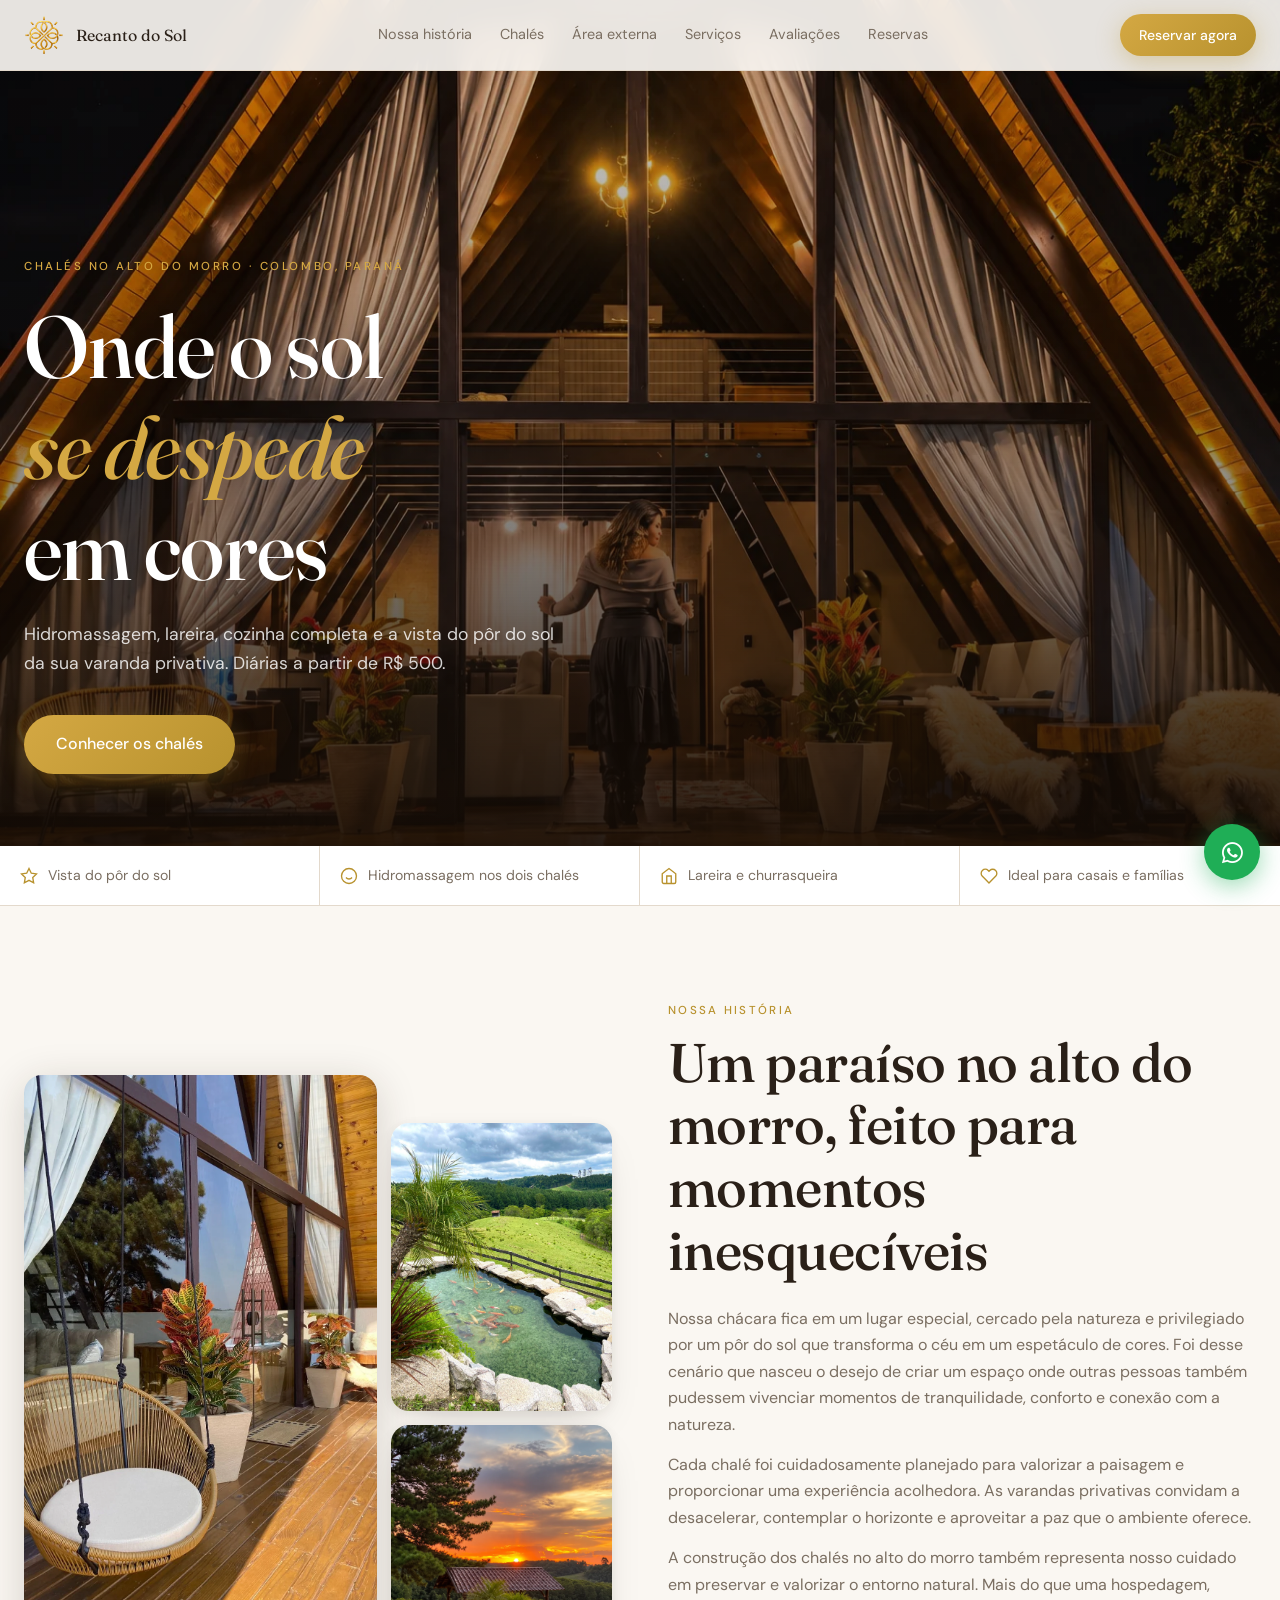
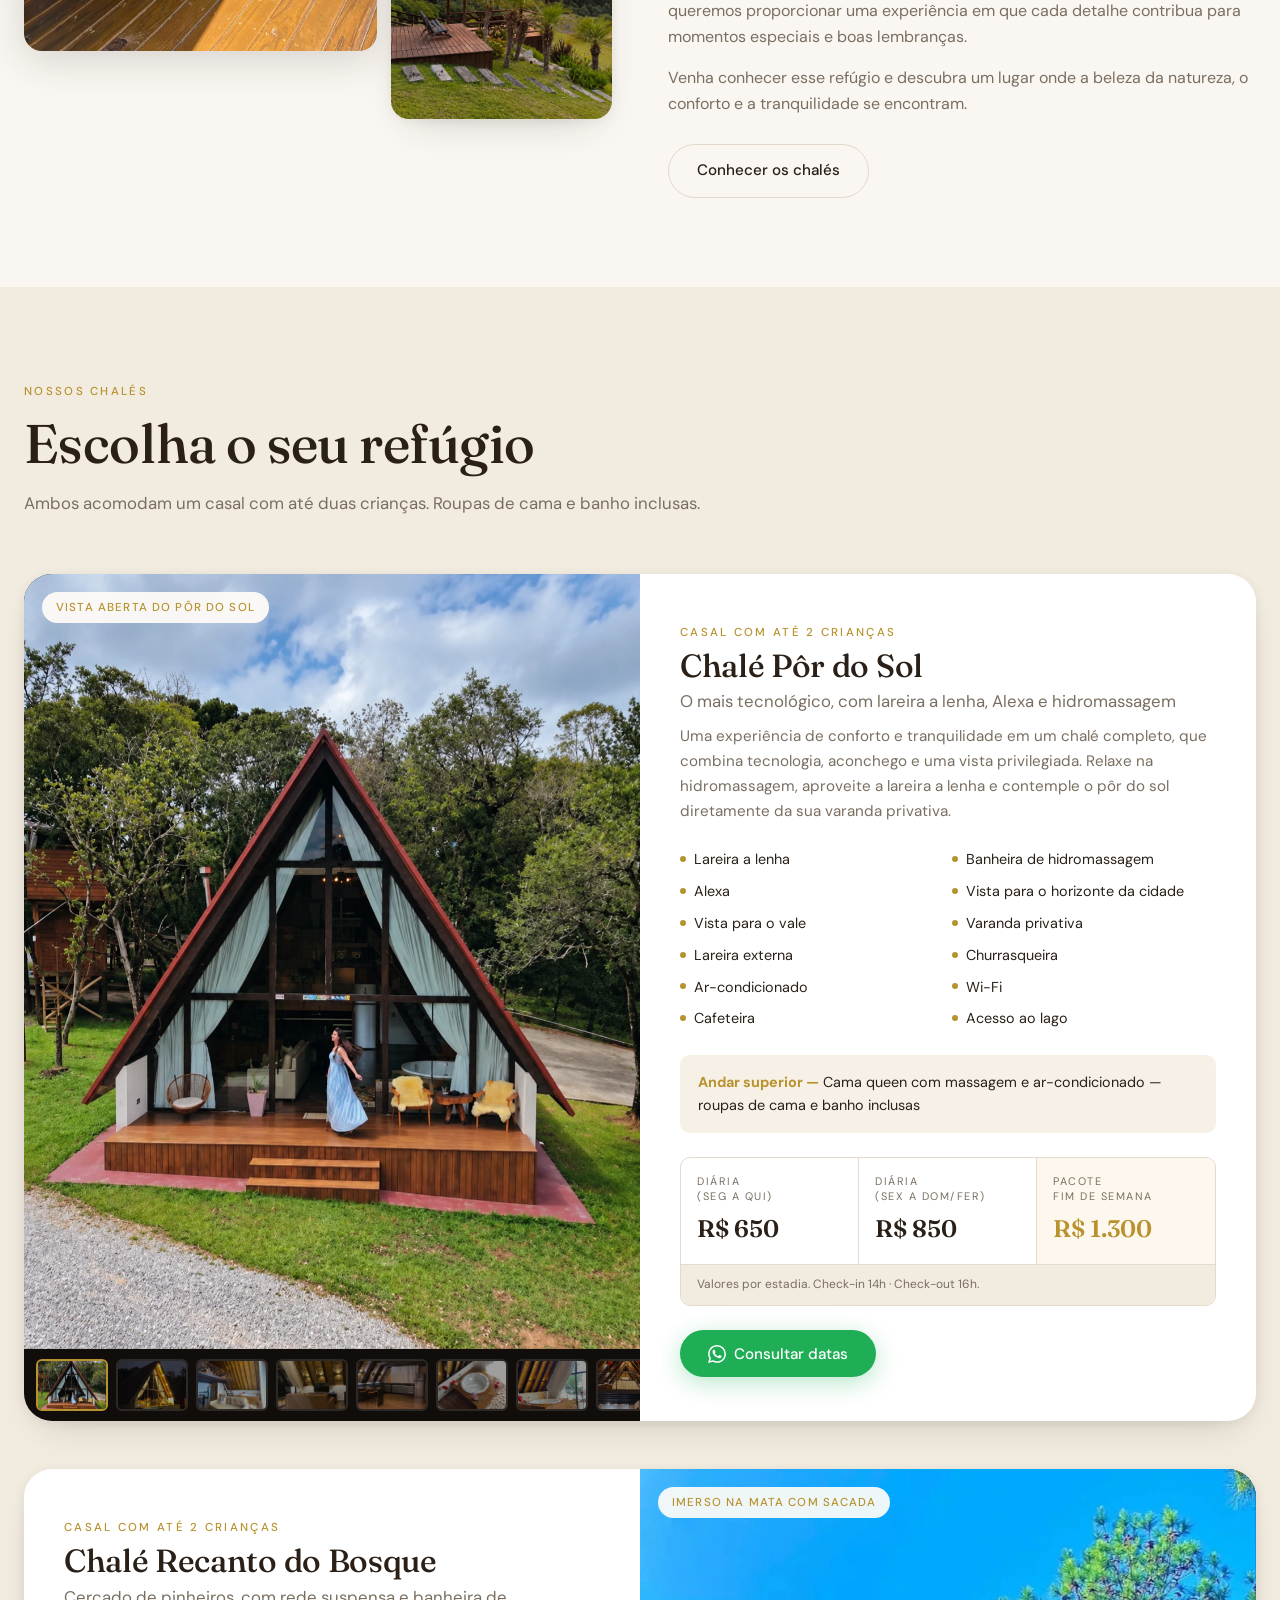
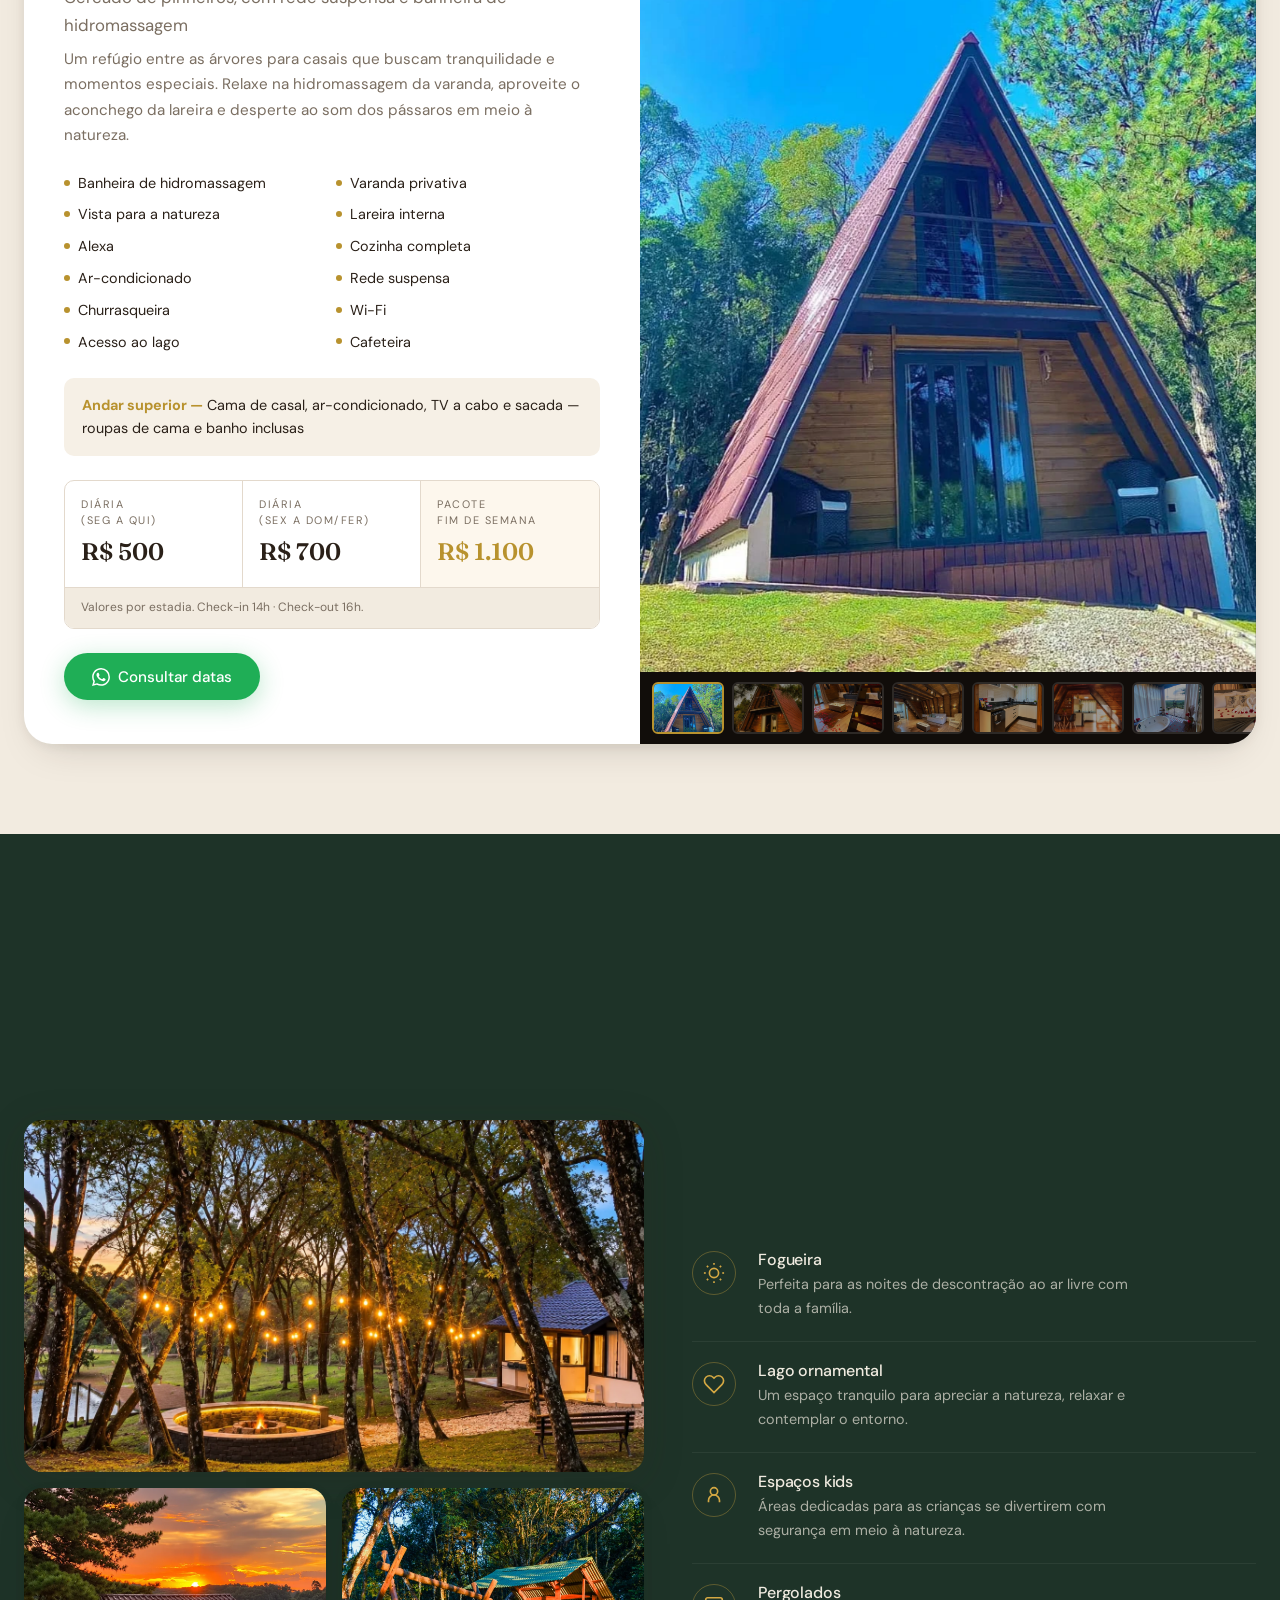
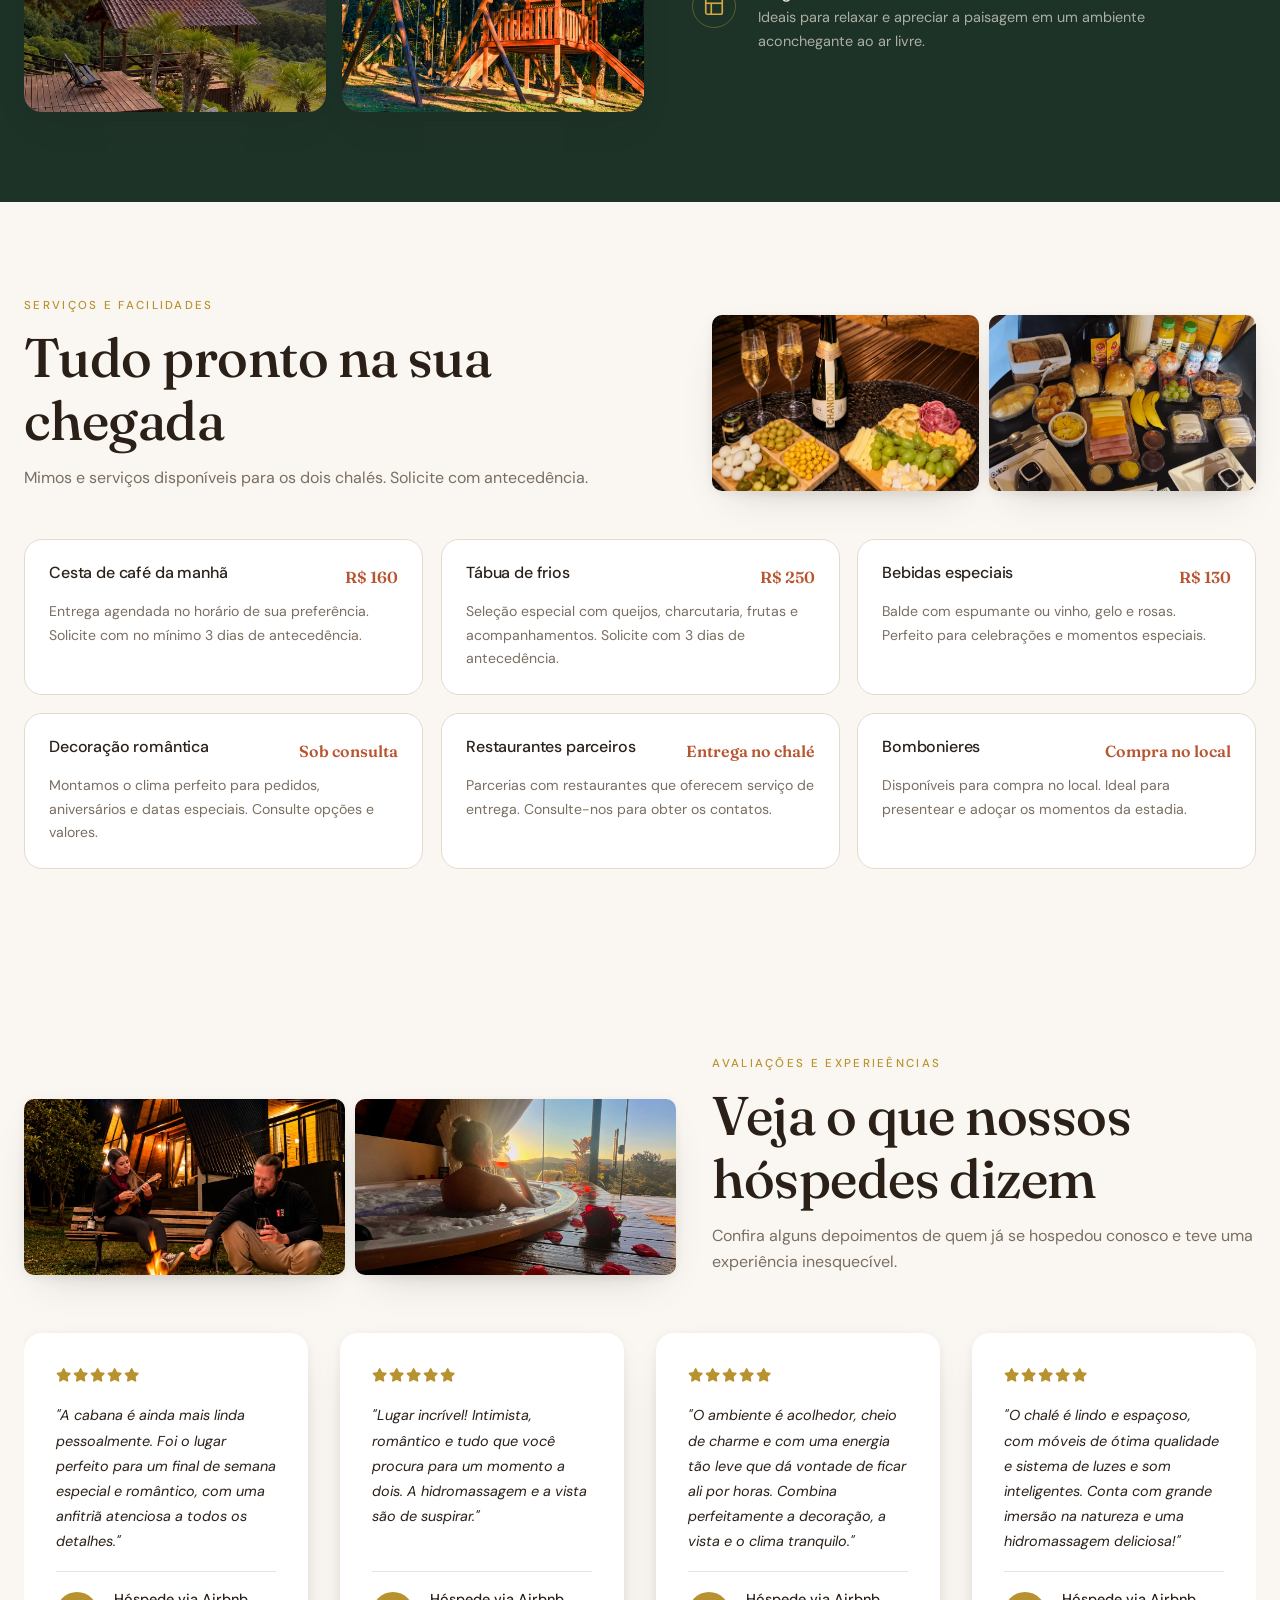
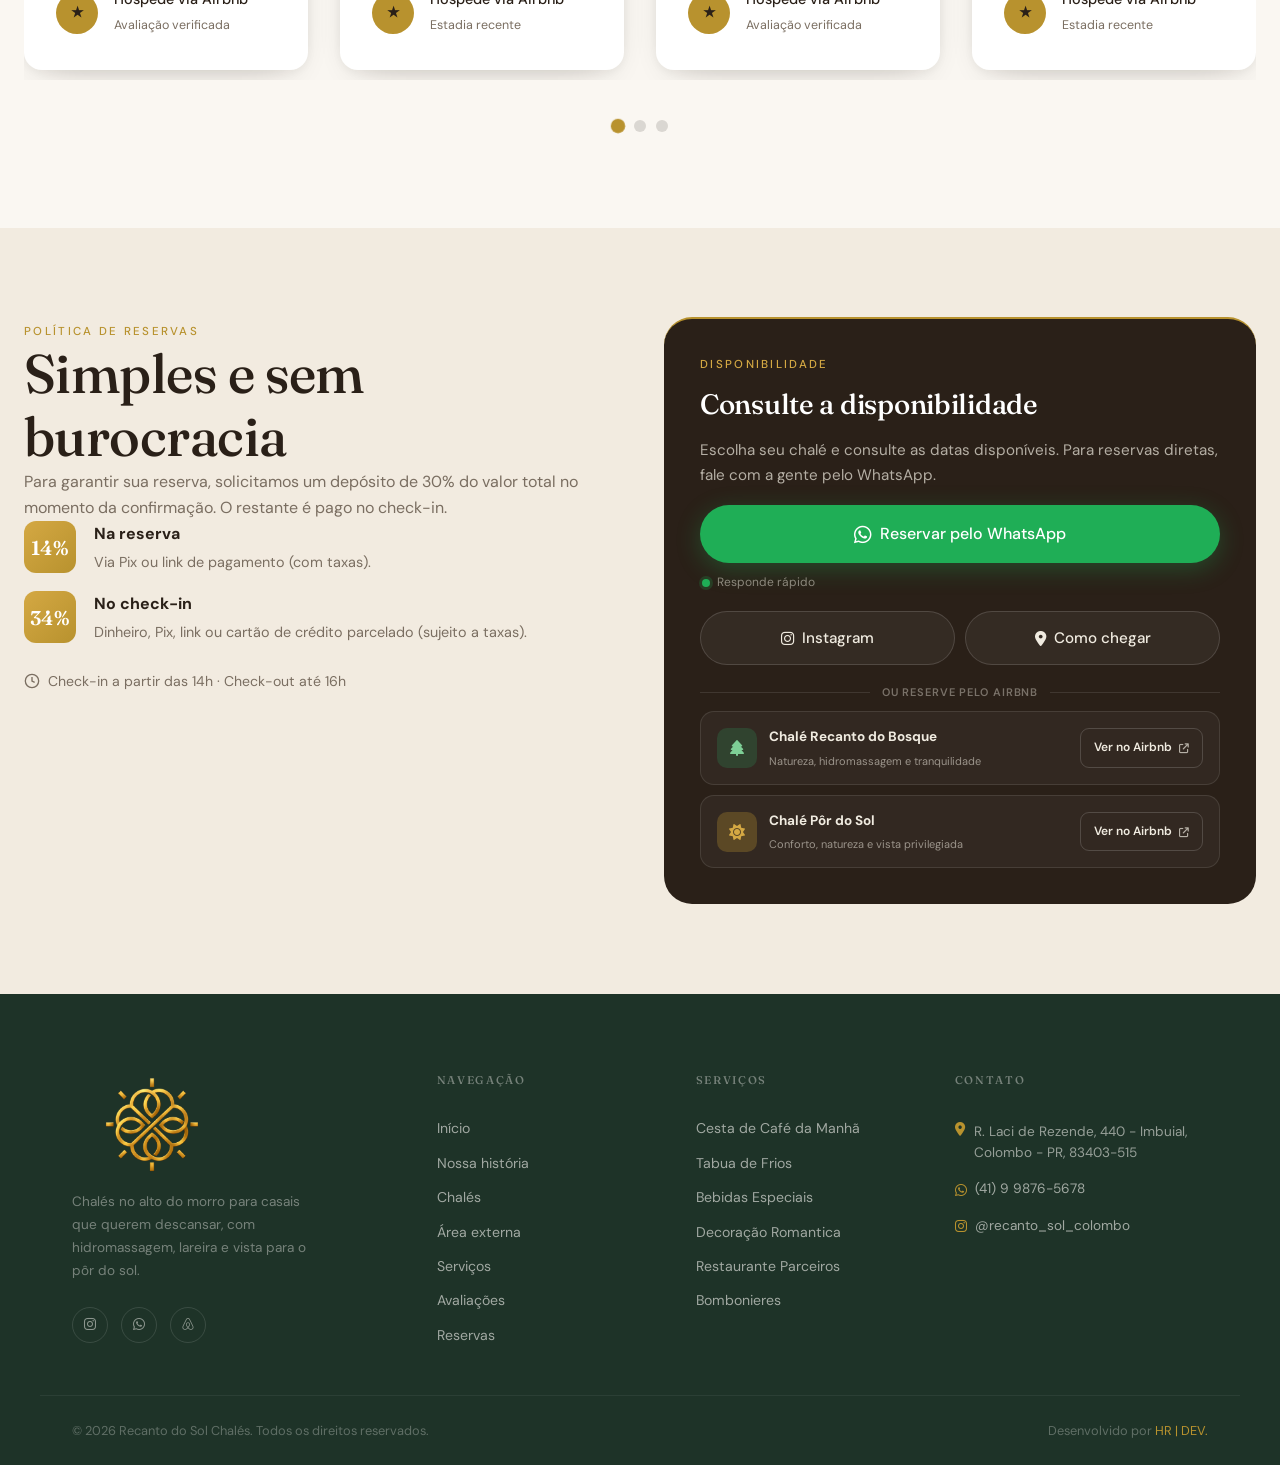
<file: index.html>
<!doctype html>
<html lang="pt-BR">

<head>
  <meta charset="utf-8" />
  <meta name="viewport" content="width=device-width, initial-scale=1" />

  <!-- ═══════════════════════════════════════════════
       GOOGLE ANALYTICS 4
       Substitua G-XXXXXXXXXX pelo seu Measurement ID
       em analytics.google.com → Admin → Data Streams
       ═══════════════════════════════════════════════ -->
  <!-- Google tag (gtag.js) -->
  <script async src="https://www.googletagmanager.com/gtag/js?id=G-P6QXDR05RG"></script>
  <script>
    window.dataLayer = window.dataLayer || [];
    function gtag() { dataLayer.push(arguments); }
    gtag('js', new Date());

    gtag('config', 'G-P6QXDR05RG');
  </script>

  <!-- ═══════════════════════
       SEO BÁSICO
       ═══════════════════════ -->
  <title>Chalé Romântico em Colombo-PR | Recanto do Sol Chalés</title>

  <meta name="description"
    content="Chalés românticos a 30 min de Curitiba, em Colombo-PR. Hidromassagem, lareira e vista para o pôr do sol no alto do morro. Reserve pelo WhatsApp ou Airbnb." />

  <meta name="keywords"
    content="chalé romântico Colombo PR, chalé perto de Curitiba, chalé hidromassagem Curitiba, chalé casal Paraná, recanto do sol chalés, chalé com lareira Curitiba, hospedagem romântica Colombo, chalé natureza Colombo" />

  <meta name="author" content="Recanto do Sol Chalés" />

  <meta name="robots" content="index, follow, max-snippet:-1, max-image-preview:large, max-video-preview:-1" />

  <link rel="canonical" href="https://chalerecantodosol.com.br/" />

  <!-- ═══════════════════════
       GEO TAGS (Busca local)
       ═══════════════════════ -->
  <meta name="geo.region" content="BR-PR" />
  <meta name="geo.placename" content="Colombo, Paraná, Brasil" />
  <meta name="geo.position" content="-25.2921;-49.2236" />
  <meta name="ICBM" content="-25.2921, -49.2236" />

  <!-- ═══════════════════════
       OPEN GRAPH
       ═══════════════════════ -->
  <meta property="og:type" content="website" />
  <meta property="og:locale" content="pt_BR" />
  <meta property="og:site_name" content="Recanto do Sol Chalés" />
  <meta property="og:url" content="https://chalerecantodosol.com.br/" />
  <meta property="og:title" content="Chalé Romântico em Colombo-PR | Recanto do Sol Chalés" />
  <meta property="og:description"
    content="Chalés românticos a 30 min de Curitiba, em Colombo-PR. Hidromassagem, lareira e vista para o pôr do sol no alto do morro. Reserve!" />
  <meta property="og:image" content="https://chalerecantodosol.com.br/assets/img/sol/drone2.webp" />
  <meta property="og:image:width" content="1200" />
  <meta property="og:image:height" content="630" />
  <meta property="og:image:alt" content="Chalé Recanto do Sol ao pôr do sol em Colombo-PR" />

  <!-- ═══════════════════════
       TWITTER / X CARDS
       ═══════════════════════ -->
  <meta name="twitter:card" content="summary_large_image" />
  <meta name="twitter:title" content="Chalé Romântico em Colombo-PR | Recanto do Sol Chalés" />
  <meta name="twitter:description"
    content="Chalés românticos a 30 min de Curitiba, em Colombo-PR. Hidromassagem, lareira e vista para o pôr do sol." />
  <meta name="twitter:image" content="https://chalerecantodosol.com.br/assets/img/sol/drone2.webp" />
  <meta name="twitter:image:alt" content="Chalé Recanto do Sol ao pôr do sol em Colombo-PR" />

  <!-- ═══════════════════════════════════════════════════════════
       DADOS ESTRUTURADOS — Schema.org
       Google usa isso para exibir endereço, telefone, avaliações
       e informações de check-in diretamente nos resultados.
       ═══════════════════════════════════════════════════════════ -->
  <script type="application/ld+json">
  {
    "@context": "https://schema.org",
    "@type": "LodgingBusiness",
    "name": "Recanto do Sol Chalés",
    "url": "https://chalerecantodosol.com.br",
    "logo": "https://chalerecantodosol.com.br/assets/img/logo/logo-png.png",
    "image": [
      "https://chalerecantodosol.com.br/assets/img/sol/drone2.webp",
      "https://chalerecantodosol.com.br/assets/img/sol/sol-exterior-dia.webp",
      "https://chalerecantodosol.com.br/assets/img/bosque/bosque-exterior-dia.webp"
    ],
    "description": "Chalés românticos a 30 minutos de Curitiba, em Colombo-PR. Hidromassagem, lareira, natureza e vista privilegiada para o pôr do sol.",
    "address": {
      "@type": "PostalAddress",
      "streetAddress": "R. Laci de Rezende, 440 - Imbuial",
      "addressLocality": "Colombo",
      "addressRegion": "PR",
      "postalCode": "83403-515",
      "addressCountry": "BR"
    },
    "geo": {
      "@type": "GeoCoordinates",
      "latitude": -25.2921,
      "longitude": -49.2236
    },
    "telephone": "+5541996366554",
    "priceRange": "$$$",
    "checkinTime": "14:00",
    "checkoutTime": "16:00",
    "numberOfRooms": 2,
    "amenityFeature": [
      { "@type": "LocationFeatureSpecification", "name": "Hidromassagem", "value": true },
      { "@type": "LocationFeatureSpecification", "name": "Lareira", "value": true },
      { "@type": "LocationFeatureSpecification", "name": "Vista panorâmica", "value": true },
      { "@type": "LocationFeatureSpecification", "name": "Área externa", "value": true },
      { "@type": "LocationFeatureSpecification", "name": "Estacionamento gratuito", "value": true },
      { "@type": "LocationFeatureSpecification", "name": "Wi-Fi", "value": true }
    ],
    "hasMap": "https://maps.google.com/?q=R.+Laci+de+Rezende,+440,+Colombo,+PR",
    "sameAs": [
      "https://www.instagram.com/recanto_sol_colombo/",
      "https://www.airbnb.com.br/rooms/1277477003441238955",
      "https://www.airbnb.com.br/rooms/1211468186262258138"
    ]
  }
  </script>

  <!-- Schema individual: Chalé Recanto do Bosque -->
  <script type="application/ld+json">
  {
    "@context": "https://schema.org",
    "@type": "Accommodation",
    "name": "Chalé Recanto do Bosque",
    "description": "Chalé para casais com hidromassagem, lareira e imersão na natureza em Colombo-PR.",
    "url": "https://www.airbnb.com.br/rooms/1277477003441238955",
    "image": "https://chalerecantodosol.com.br/assets/img/bosque/bosque-exterior-dia.webp",
    "accommodationCategory": "Chalé",
    "amenityFeature": [
      { "@type": "LocationFeatureSpecification", "name": "Hidromassagem", "value": true },
      { "@type": "LocationFeatureSpecification", "name": "Lareira", "value": true }
    ],
    "containedInPlace": {
      "@type": "LodgingBusiness",
      "name": "Recanto do Sol Chalés",
      "url": "https://chalerecantodosol.com.br"
    }
  }
  </script>

  <!-- Schema individual: Chalé Pôr do Sol -->
  <script type="application/ld+json">
  {
    "@context": "https://schema.org",
    "@type": "Accommodation",
    "name": "Chalé Pôr do Sol",
    "description": "Chalé para casais com hidromassagem, lareira e vista privilegiada para o pôr do sol em Colombo-PR.",
    "url": "https://www.airbnb.com.br/rooms/1211468186262258138",
    "image": "https://chalerecantodosol.com.br/assets/img/sol/sol-exterior-dia.webp",
    "accommodationCategory": "Chalé",
    "amenityFeature": [
      { "@type": "LocationFeatureSpecification", "name": "Hidromassagem", "value": true },
      { "@type": "LocationFeatureSpecification", "name": "Lareira", "value": true },
      { "@type": "LocationFeatureSpecification", "name": "Vista panorâmica", "value": true }
    ],
    "containedInPlace": {
      "@type": "LodgingBusiness",
      "name": "Recanto do Sol Chalés",
      "url": "https://chalerecantodosol.com.br"
    }
  }
  </script>

  <!-- ═══════════════════════
       ASSETS
       ═══════════════════════ -->
  <link rel="icon" type="image/png" href="assets/img/logo/logo-png.png" />
  <link rel="stylesheet" href="https://cdnjs.cloudflare.com/ajax/libs/font-awesome/6.5.2/css/all.min.css">
  <link rel="preconnect" href="https://fonts.googleapis.com" />
  <link rel="preconnect" href="https://fonts.gstatic.com" crossorigin />
  <link rel="preload" as="style"
    href="https://fonts.googleapis.com/css2?family=DM+Sans:wght@400;500;600&family=Fraunces:ital,opsz,wght@0,9..144,300..700;1,9..144,300..600&display=swap" />
  <link rel="stylesheet"
    href="https://fonts.googleapis.com/css2?family=DM+Sans:wght@400;500;600&family=Fraunces:ital,opsz,wght@0,9..144,300..700;1,9..144,300..600&display=swap" />
  <meta name="theme-color" content="#faf7f2" />
  <link rel="stylesheet" href="assets/style/styles.css" />

<body>

  <!-- NAVIGATION -->
  <header class="nav-bar" id="nav-bar">
    <div class="container nav-inner">
      <a class="nav-brand" href="#topo">
        <!-- Sugestão: utilize um arquivo contendo apenas o ícone/símbolo da marca -->
        <img src="assets/img/logo/logo-png.png" alt="Símbolo Recanto do Sol" class="nav-brand-img" />
        <div class="nav-brand-text">
          <span class="nav-brand-name">Recanto do Sol</span>
        </div>
      </a>
      <nav class="nav-links" aria-label="Navegação principal">
        <a href="#historia">Nossa história</a>
        <a href="#chales">Chalés</a>
        <a href="#area-externa">Área externa</a>
        <a href="#servicos">Serviços</a>
        <a href="#depoimentos">Avaliações</a>
        <a href="#reservas">Reservas</a>
      </nav>
      <a class="btn btn-primary btn-sm nav-cta" id="nav-whats" target="_blank" rel="noreferrer">
        Reservar agora
      </a>
      <button class="nav-toggle" aria-label="Abrir menu" aria-expanded="false" aria-controls="mobile-menu">
        <span></span><span></span><span></span>
      </button>
    </div>
    <div class="mobile-menu" id="mobile-menu" aria-hidden="true">
      <nav>
        <a href="#historia">Nossa história</a>
        <a href="#chales">Chalés</a>
        <a href="#area-externa">Área externa</a>
        <a href="#servicos">Serviços</a>
        <a href="#depoimentos">Avaliações</a>
        <a href="#reservas">Reservas</a>
      </nav>
      <a class="btn btn-primary" id="mobile-nav-whats" target="_blank" rel="noreferrer">Reservar agora</a>
    </div>
  </header>

  <!-- HERO -->
  <section id="topo" class="hero">
    <div class="hero-media">
      <img src="assets/img/Externo/hall.webp"
        alt="Vista do pôr do sol dourado a partir dos chalés Recanto do Sol em Colombo" class="hero-img" />
      <div class="hero-overlay"></div>
    </div>
    <div class="container hero-content">
      <p class="hero-eyebrow">Chalés no alto do morro · Colombo, Paraná</p>
      <h1 class="hero-title">Onde o sol<br><em>se despede</em><br>em cores</h1>
      <p class="hero-subtitle">Hidromassagem, lareira, cozinha completa e a vista do pôr do sol da sua varanda
        privativa. Diárias a partir de R$ 500.</p>
      <div class="hero-actions">
        <a class="btn btn-primary btn-lg" href="#chales">Conhecer os chalés</a>
      </div>
    </div>
    <!-- <div class="hero-scroll" aria-hidden="true">
      <svg width="20" height="32" viewBox="0 0 20 32">
        <rect x="1" y="1" width="18" height="30" rx="9" stroke="white" stroke-opacity=".5" stroke-width="1.5"
          fill="none" />
        <circle class="scroll-dot" cx="10" cy="8" r="3" fill="white" fill-opacity=".8" />
      </svg>
    </div> -->
  </section>

  <!-- HIGHLIGHTS BAR -->
  <div class="highlights-bar">
    <ul class="container highlights-list">
      <li>
        <svg width="18" height="18" viewBox="0 0 24 24" fill="none" stroke="currentColor" stroke-width="1.8">
          <path d="M12 2L15.09 8.26L22 9.27L17 14.14L18.18 21.02L12 17.77L5.82 21.02L7 14.14L2 9.27L8.91 8.26L12 2Z" />
        </svg>
        Vista do pôr do sol
      </li>
      <li>
        <svg width="18" height="18" viewBox="0 0 24 24" fill="none" stroke="currentColor" stroke-width="1.8">
          <circle cx="12" cy="12" r="10" />
          <path d="M8 14s1.5 2 4 2 4-2 4-2" />
          <line x1="9" y1="9" x2="9.01" y2="9" />
          <line x1="15" y1="9" x2="15.01" y2="9" />
        </svg>
        Hidromassagem nos dois chalés
      </li>
      <li>
        <svg width="18" height="18" viewBox="0 0 24 24" fill="none" stroke="currentColor" stroke-width="1.8">
          <path d="M3 9l9-7 9 7v11a2 2 0 0 1-2 2H5a2 2 0 0 1-2-2z" />
          <polyline points="9 22 9 12 15 12 15 22" />
        </svg>
        Lareira e churrasqueira
      </li>
      <li>
        <svg width="18" height="18" viewBox="0 0 24 24" fill="none" stroke="currentColor" stroke-width="1.8">
          <path
            d="M20.84 4.61a5.5 5.5 0 0 0-7.78 0L12 5.67l-1.06-1.06a5.5 5.5 0 0 0-7.78 7.78l1.06 1.06L12 21.23l7.78-7.78 1.06-1.06a5.5 5.5 0 0 0 0-7.78z" />
        </svg>
        Ideal para casais e famílias
      </li>
    </ul>
  </div>

  <!-- HISTÓRIA -->
  <section id="historia" class="section">
    <div class="container historia-grid">
      <div class="historia-images">
        <div class="hist-img-main">
          <img src="assets/img/Externo/varanda-balanco.webp" alt="Balanço suspenso na varanda de madeira ao entardecer"
            loading="lazy" />
        </div>
        <div class="hist-img-secondary">
          <img src="assets/img/Externo/lago3.jpg" alt="Lago ornamental com jardim de pedras naturais" loading="lazy" />
          <img src="assets/img/Externo/por-do-sol.webp"
            alt="Placa com frase: Neste lugar somos verdadeiros, nos divertimos, rimos, discordamos" loading="lazy"
            class="hist-img-signs" />
        </div>
      </div>
      <div class="historia-text">
        <span class="eyebrow">Nossa história</span>
        <h2>Um paraíso no alto do morro, feito para momentos inesquecíveis</h2>
        <p>Nossa chácara fica em um lugar especial, cercado pela natureza e privilegiado por um pôr do sol que
          transforma o céu em um espetáculo de cores. Foi desse cenário que nasceu o desejo de criar um espaço onde
          outras pessoas também pudessem vivenciar momentos de tranquilidade, conforto e conexão com a natureza.</p>

        <p>Cada chalé foi cuidadosamente planejado para valorizar a paisagem e proporcionar uma experiência acolhedora.
          As varandas privativas convidam a desacelerar, contemplar o horizonte e aproveitar a paz que o ambiente
          oferece.</p>

        <p>A construção dos chalés no alto do morro também representa nosso cuidado em preservar e valorizar o entorno
          natural. Mais do que uma hospedagem, queremos proporcionar uma experiência em que cada detalhe contribua para
          momentos especiais e boas lembranças.</p>

        <p>Venha conhecer esse refúgio e descubra um lugar onde a beleza da natureza, o conforto e a tranquilidade se
          encontram.</p>

        <a class="btn btn-outline" href="#chales">Conhecer os chalés</a>
      </div>
    </div>
  </section>

  <!-- CHALÉS -->
  <section id="chales" class="section section-sand">
    <div class="container">
      <div class="section-header" data-reveal="up">
        <span class="eyebrow">Nossos chalés</span>
        <h2>Escolha o seu refúgio</h2>
        <p class="section-sub">Ambos acomodam um casal com até duas crianças. Roupas de cama e banho inclusas.</p>
      </div>
      <div id="lista-chales"></div>
    </div>
  </section>

  <!-- ÁREA EXTERNA -->
  <section id="area-externa" class="section section-forest">
    <div class="container">
      <div class="section-header light" data-reveal="up">
        <span class="eyebrow eyebrow-light">Área externa</span>
        <h2>A chácara inteira é sua</h2>
        <p class="section-sub soft">Além do conforto dentro do chalé, os hóspedes têm lazer completo ao ar livre.</p>
      </div>
      <div class="ext-grid">
        <div class="ext-photos">
          <img src="assets/img/Externo/Fogueira.webp" alt="Fogueira acesa com pedras ao redor ao anoitecer"
            loading="lazy" class="ext-photo-main" />
          <img src="assets/img/Externo/por-do-sol.webp" alt="Espaço kids com casa na árvore e balanços" loading="lazy"
            class="ext-photo-sec" />
          <img src="assets/img/Externo/kids.jpg" alt="Espaço kids com casa na árvore e balanços" loading="lazy"
            class="ext-photo-sec" />
        </div>
        <ul class="ext-features" data-reveal="right">
          <li>
            <div class="ext-icon">
              <svg width="22" height="22" viewBox="0 0 24 24" fill="none" stroke="currentColor" stroke-width="1.8">
                <path d="M4 11a2 2 0 0 1 2-2h12a2 2 0 0 1 2 2v9H4v-9z" />
                <path d="M4 11V9a4 4 0 0 1 4-4h8a4 4 0 0 1 4 4v2" />
              </svg>
            </div>
            <div>
              <h3>Quiosque com churrasqueira</h3>
              <p>Cozinha completa, forno, TV e Wi-Fi. O uso da churrasqueira é agendado com antecedência.</p>
            </div>
          </li>
          <li>
            <div class="ext-icon">
              <svg width="22" height="22" viewBox="0 0 24 24" fill="none" stroke="currentColor" stroke-width="1.8">
                <circle cx="12" cy="12" r="5" />
                <line x1="12" y1="1" x2="12" y2="3" />
                <line x1="12" y1="21" x2="12" y2="23" />
                <line x1="4.22" y1="4.22" x2="5.64" y2="5.64" />
                <line x1="18.36" y1="18.36" x2="19.78" y2="19.78" />
                <line x1="1" y1="12" x2="3" y2="12" />
                <line x1="21" y1="12" x2="23" y2="12" />
                <line x1="4.22" y1="19.78" x2="5.64" y2="18.36" />
                <line x1="18.36" y1="5.64" x2="19.78" y2="4.22" />
              </svg>
            </div>
            <div>
              <h3>Fogueira</h3>
              <p>Perfeita para as noites de descontração ao ar livre com toda a família.</p>
            </div>
          </li>
          <li>
            <div class="ext-icon">
              <svg width="22" height="22" viewBox="0 0 24 24" fill="none" stroke="currentColor" stroke-width="1.8">
                <path
                  d="M20.84 4.61a5.5 5.5 0 0 0-7.78 0L12 5.67l-1.06-1.06a5.5 5.5 0 0 0-7.78 7.78l1.06 1.06L12 21.23l7.78-7.78 1.06-1.06a5.5 5.5 0 0 0 0-7.78z" />
              </svg>
            </div>
            <div>
              <h3>Lago ornamental</h3>
              <p>Um espaço tranquilo para apreciar a natureza, relaxar e contemplar o entorno.</p>
            </div>
          </li>
          <li>
            <div class="ext-icon">
              <svg width="22" height="22" viewBox="0 0 24 24" fill="none" stroke="currentColor" stroke-width="1.8">
                <circle cx="12" cy="8" r="4" />
                <path d="M6 20v-2a6 6 0 0 1 12 0v2" />
              </svg>
            </div>
            <div>
              <h3>Espaços kids</h3>
              <p>Áreas dedicadas para as crianças se divertirem com segurança em meio à natureza.</p>
            </div>
          </li>
          <li>
            <div class="ext-icon">
              <svg width="22" height="22" viewBox="0 0 24 24" fill="none" stroke="currentColor" stroke-width="1.8">
                <rect x="3" y="3" width="18" height="18" rx="2" />
                <path d="M3 9h18" />
                <path d="M9 21V9" />
              </svg>
            </div>
            <div>
              <h3>Pergolados</h3>
              <p>Ideais para relaxar e apreciar a paisagem em um ambiente aconchegante ao ar livre.</p>
            </div>
          </li>
        </ul>
      </div>
    </div>
  </section>

  <!-- SERVIÇOS -->
  <section id="servicos" class="section">
    <div class="container">
      <div class="servicos-header" data-reveal="up">
        <div>
          <span class="eyebrow">Serviços e facilidades</span>
          <h2>Tudo pronto na sua chegada</h2>
          <p class="muted">Mimos e serviços disponíveis para os dois chalés. Solicite com antecedência.</p>
        </div>
        <div class="servicos-photos">
          <img src="assets/img/servicos/tabua-frios.webp" alt="Cesta de café da manhã farta servida no chalé"
            loading="lazy" />
          <img src="assets/img/servicos/cafe-manha4.webp" alt="Tábua de frios com queijos, charcutaria e frutas"
            loading="lazy" />
        </div>
      </div>
      <ul class="servicos-grid" data-reveal="up" data-delay="1">
        <li class="servico-card">
          <div class="servico-header">
            <h3>Cesta de café da manhã</h3>
            <span class="servico-price">R$ 160</span>
          </div>
          <p>Entrega agendada no horário de sua preferência. Solicite com no mínimo 3 dias de antecedência.</p>
        </li>
        <li class="servico-card">
          <div class="servico-header">
            <h3>Tábua de frios</h3>
            <span class="servico-price">R$ 250</span>
          </div>
          <p>Seleção especial com queijos, charcutaria, frutas e acompanhamentos. Solicite com 3 dias de antecedência.
          </p>
        </li>
        <li class="servico-card">
          <div class="servico-header">
            <h3>Bebidas especiais</h3>
            <span class="servico-price">R$ 130</span>
          </div>
          <p>Balde com espumante ou vinho, gelo e rosas. Perfeito para celebrações e momentos especiais.</p>
        </li>
        <li class="servico-card">
          <div class="servico-header">
            <h3>Decoração romântica</h3>
            <span class="servico-price">Sob consulta</span>
          </div>
          <p>Montamos o clima perfeito para pedidos, aniversários e datas especiais. Consulte opções e valores.</p>
        </li>
        <li class="servico-card">
          <div class="servico-header">
            <h3>Restaurantes parceiros</h3>
            <span class="servico-price">Entrega no chalé</span>
          </div>
          <p>Parcerias com restaurantes que oferecem serviço de entrega. Consulte-nos para obter os contatos.</p>
        </li>
        <li class="servico-card">
          <div class="servico-header">
            <h3>Bombonieres</h3>
            <span class="servico-price">Compra no local</span>
          </div>
          <p>Disponíveis para compra no local. Ideal para presentear e adoçar os momentos da estadia.</p>
        </li>
      </ul>
    </div>
  </section>

  <!-- DEPOIMENTOS -->
  <section class="depoimentos container" id="depoimentos">
    <div class="depoimentos-header servicos-header" data-reveal="up">
      <div class="depoimento-photos">
        <img src="assets/img/Depoimentos/pessoas-fogueira.webp" alt="Chalé Recanto do Bosque entre os pinheiros"
          loading="lazy" />
        <img src="assets/img/Depoimentos/Banheira.jpg" alt="Banheira de hidromassagem com ambiente romântico"
          loading="lazy" />
      </div>
      <div>
        <span class="eyebrow">Avaliações e Experieências</span>
        <h2>Veja o que nossos hóspedes dizem</h2>
        <p class="muted">Confira alguns depoimentos de quem já se hospedou conosco e teve uma experiência inesquecível.
        </p>
      </div>
    </div>
    <div class="carousel-wrapper" id="depoimentos-carousel">
      <div class="carousel-track" id="depoimentos-track">
        <!-- Os cards de depoimentos serão injetados dinamicamente via JS -->
      </div>
    </div>
    <!-- Controles de paginação (bolinhas) -->
    <div class="carousel-dots" id="depoimentos-dots"></div>
  </section>

  <!-- RESERVAS -->
  <section id="reservas" class="section section-sand">
    <div class="container reservas-grid">

      <div class="reservas-info" data-reveal="left">
        <span class="eyebrow">Política de reservas</span>

        <h2>Simples e sem burocracia</h2>

        <p class="muted">
          Para garantir sua reserva, solicitamos um depósito de 30% do valor total
          no momento da confirmação. O restante é pago no check-in.
        </p>

        <div class="pagamentos">

          <div class="pagamento-item">
            <div class="pagamento-num">30%</div>

            <div>
              <strong>Na reserva</strong>
              <p>Via Pix ou link de pagamento (com taxas).</p>
            </div>
          </div>

          <div class="pagamento-item">
            <div class="pagamento-num">70%</div>

            <div>
              <strong>No check-in</strong>
              <p>
                Dinheiro, Pix, link ou cartão de crédito parcelado
                (sujeito a taxas).
              </p>
            </div>
          </div>

        </div>

        <p class="checkin-info">
          <svg width="16" height="16" viewBox="0 0 24 24" fill="none" stroke="currentColor" stroke-width="2">
            <circle cx="12" cy="12" r="10" />
            <polyline points="12 6 12 12 16 14" />
          </svg>

          Check-in a partir das 14h · Check-out até 16h
        </p>
      </div>


      <div class="reservas-cta" data-reveal="right">

        <span class="eyebrow reservas-eyebrow">Disponibilidade</span>

        <h3>Consulte a disponibilidade</h3>

        <p>
          Escolha seu chalé e consulte as datas disponíveis.
          Para reservas diretas, fale com a gente pelo WhatsApp.
        </p>


        <!-- WHATSAPP -->
        <div class="whats-wrap">
          <a class="btn btn-whats btn-lg" id="reservas-whats" target="_blank" rel="noreferrer">
            <i class="fa-brands fa-whatsapp fa-lg"></i>
            Reservar pelo WhatsApp
          </a>
          <span class="whats-badge">
            <span class="whats-dot"></span>
            Responde rápido
          </span>
        </div>


        <!-- LINKS PRINCIPAIS -->
        <div class="reservas-links">

          <a class="btn btn-outline-dark" id="link-instagram" target="_blank" rel="noreferrer">
            <i class="fa-brands fa-instagram"></i>
            Instagram
          </a>

          <a class="btn btn-outline-dark" id="link-maps" target="_blank" rel="noreferrer">
            <i class="fa-solid fa-location-dot"></i>
            Como chegar
          </a>

        </div>


        <!-- CHALÉS NO AIRBNB -->
        <div class="airbnb-chales">

          <div class="airbnb-divider">
            <span>ou reserve pelo Airbnb</span>
          </div>

          <div class="airbnb-chale">

            <div class="airbnb-chale-info">
              <div class="airbnb-chale-icon bosque">
                <i class="fa-solid fa-tree"></i>
              </div>

              <div>
                <strong>Chalé Recanto do Bosque</strong>
                <span>Natureza, hidromassagem e tranquilidade</span>
              </div>
            </div>

            <a href="https://www.airbnb.com.br/rooms/1277477003441238955" target="_blank" rel="noreferrer"
              class="airbnb-btn">
              Ver no Airbnb
              <i class="fa-solid fa-arrow-up-right-from-square"></i>
            </a>

          </div>


          <div class="airbnb-chale">

            <div class="airbnb-chale-info">
              <div class="airbnb-chale-icon sol">
                <i class="fa-solid fa-sun"></i>
              </div>

              <div>
                <strong>Chalé Pôr do Sol</strong>
                <span>Conforto, natureza e vista privilegiada</span>
              </div>
            </div>

            <a href="https://www.airbnb.com.br/rooms/1211468186262258138" target="_blank" rel="noreferrer"
              class="airbnb-btn">
              Ver no Airbnb
              <i class="fa-solid fa-arrow-up-right-from-square"></i>
            </a>

          </div>

        </div>

      </div>

    </div>
  </section>

  <!-- FOOTER -->
  <footer>
    <div class="footer-inner">
      <div class="footer-brand">
        <img src="assets/img/logo/logo-png.png" alt="Logo">
        <p>Chalés no alto do morro para casais que querem descansar, com hidromassagem, lareira e vista para o pôr do
          sol.</p>
        <div class="social-links">
          <a href="https://www.instagram.com/recanto_sol_colombo/" aria-label="Instagram" target="_blank"><i
              class="fa-brands fa-instagram"></i></a>
          <a href="https://wa.me/5541998023653?text=Olá!%20Quero%20saber%20mais%20sobre%20os%20chalés%20Recanto%20do%20Sol."
            aria-label="WhatsApp" target="_blank" rel="noopener"><i class="fa-brands fa-whatsapp"></i></a>
          <a href="https://www.airbnb.com.br/s/recanto-do-sol-colombo/homes?refinement_paths%5B%5D=%2Fhomes&date_picker_type=calendar&search_type=search_query"
            aria-label="Airbnb" target="_blank"><i class="fa-brands fa-airbnb"></i></a>
        </div>
      </div>
      <div class="footer-links">
        <h4>Navegação</h4>
        <a href="#topo">Início</a>
        <a href="#historia">Nossa história</a>
        <a href="#chales">Chalés</a>
        <a href="#area-externa">Área externa</a>
        <a href="#servicos">Serviços</a>
        <a href="#depoimentos">Avaliações</a>
        <a href="#reservas">Reservas</a>
      </div>
      <div class="footer-links">
        <h4>Serviços</h4>
        <a href="#servicos">Cesta de Café da Manhã</a>
        <a href="#servicos">Tabua de Frios</a>
        <a href="#servicos">Bebidas Especiais</a>
        <a href="#servicos">Decoração Romantica</a>
        <a href="#servicos">Restaurante Parceiros</a>
        <a href="#servicos">Bombonieres</a>
      </div>
      <div class="footer-contato">
        <h4>Contato</h4>
        <p><i class="fa-solid fa-location-dot"></i> R. Laci de Rezende, 440 - Imbuial, Colombo - PR, 83403-515</p>
        <p>
          <a href="https://wa.me/5541998023653?text=Olá!%20Quero%20saber%20mais%20sobre%20os%20chalés%20Recanto%20do%20Sol."
            target="_blank" rel="noopener" class="footer-tel-wpp">
            <i class="fa-brands fa-whatsapp"></i> (41) 9 9876-5678
          </a>
        </p>
        <p>
          <a href="https://www.instagram.com/recanto_sol_colombo/" target="_blank" rel="noopener"
            class="footer-tel-wpp">
            <i class="fa-brands fa-instagram"></i> @recanto_sol_colombo
          </a>
        </p>
      </div>
    </div>
    <div class="footer-bottom">
      <p>© 2026 Recanto do Sol Chalés. Todos os direitos reservados.</p>
      <p>Desenvolvido por <a href="https://hrdev.com.br/" target="_blank" class="hrdev">HR | DEV.</a></p>
    </div>
  </footer>

  <!-- Floating WhatsApp -->
  <a class="fab-whats" id="fab-whats" target="_blank" rel="noreferrer" aria-label="Falar pelo WhatsApp">
    <i class="fa-brands fa-whatsapp fa-xl"></i>
  </a>

  <!-- MODAL CALENDÁRIO DE DISPONIBILIDADE -->
  <div class="modal-overlay" id="modal-datas" role="dialog" aria-modal="true" aria-labelledby="modal-titulo"
    aria-hidden="true">
    <div class="modal-box modal-box--cal">
      <button class="modal-close" id="modal-close" aria-label="Fechar">
        <svg width="20" height="20" viewBox="0 0 24 24" fill="none" stroke="currentColor" stroke-width="2">
          <line x1="18" y1="6" x2="6" y2="18" />
          <line x1="6" y1="6" x2="18" y2="18" />
        </svg>
      </button>

      <!-- Cabeçalho -->
      <div class="modal-header">
        <span class="eyebrow" id="modal-chale-eyebrow">Calendário</span>
        <h3 id="modal-titulo">Verifique a disponibilidade</h3>
      </div>

      <!-- Loading state -->
      <div class="cal-loading" id="cal-loading">
        <div class="cal-spinner"></div>
        <span>Carregando disponibilidade…</span>
      </div>

      <!-- Erro state -->
      <div class="cal-error" id="cal-error" hidden>
        <svg width="24" height="24" viewBox="0 0 24 24" fill="none" stroke="currentColor" stroke-width="1.5">
          <circle cx="12" cy="12" r="10" />
          <line x1="12" y1="8" x2="12" y2="12" />
          <line x1="12" y1="16" x2="12.01" y2="16" />
        </svg>
        <p>Não foi possível carregar o calendário. Tente novamente.</p>
        <button class="btn btn-outline btn-sm" id="cal-retry">Tentar novamente</button>
      </div>

      <!-- Calendário -->
      <div class="cal-wrap" id="cal-wrap" hidden>
        <!-- Navegação de meses -->
        <div class="cal-nav">
          <button class="cal-nav-btn" id="cal-prev" aria-label="Mês anterior">
            <svg width="16" height="16" viewBox="0 0 24 24" fill="none" stroke="currentColor" stroke-width="2.5">
              <polyline points="15 18 9 12 15 6" />
            </svg>
          </button>
          <div class="cal-months" id="cal-months">
            <!-- Renderizado via JS -->
          </div>
          <button class="cal-nav-btn" id="cal-next" aria-label="Próximo mês">
            <svg width="16" height="16" viewBox="0 0 24 24" fill="none" stroke="currentColor" stroke-width="2.5">
              <polyline points="9 18 15 12 9 6" />
            </svg>
          </button>
        </div>

        <!-- Barra de seleção -->
        <div class="cal-bar">
          <div class="cal-bar-field cal-bar-field--checkin" id="cal-bar-checkin">
            <svg width="14" height="14" viewBox="0 0 24 24" fill="none" stroke="currentColor" stroke-width="2">
              <rect x="3" y="4" width="18" height="18" rx="2" />
              <line x1="16" y1="2" x2="16" y2="6" />
              <line x1="8" y1="2" x2="8" y2="6" />
              <line x1="3" y1="10" x2="21" y2="10" />
            </svg>
            <div>
              <span class="cal-bar-label">CHECK-IN</span>
              <span class="cal-bar-value" id="val-checkin">Selecione uma data</span>
            </div>
          </div>
          <svg class="cal-bar-arrow" width="16" height="16" viewBox="0 0 24 24" fill="none" stroke="currentColor"
            stroke-width="2">
            <line x1="5" y1="12" x2="19" y2="12" />
            <polyline points="12 5 19 12 12 19" />
          </svg>
          <div class="cal-bar-field" id="cal-bar-checkout">
            <svg width="14" height="14" viewBox="0 0 24 24" fill="none" stroke="currentColor" stroke-width="2">
              <rect x="3" y="4" width="18" height="18" rx="2" />
              <line x1="16" y1="2" x2="16" y2="6" />
              <line x1="8" y1="2" x2="8" y2="6" />
              <line x1="3" y1="10" x2="21" y2="10" />
            </svg>
            <div>
              <span class="cal-bar-label">CHECK-OUT</span>
              <span class="cal-bar-value" id="val-checkout">Selecione uma data</span>
            </div>
          </div>
          <div class="cal-bar-sep"></div>
          <div class="cal-bar-field cal-bar-field--hospedes">
            <svg width="14" height="14" viewBox="0 0 24 24" fill="none" stroke="currentColor" stroke-width="2">
              <path d="M20 21v-2a4 4 0 0 0-4-4H8a4 4 0 0 0-4 4v2" />
              <circle cx="12" cy="7" r="4" />
            </svg>
            <div>
              <span class="cal-bar-label">HÓSPEDES</span>
              <div class="cal-hospedes-ctrl">
                <button class="cal-hospedes-btn" id="hospedes-menos" aria-label="Remover hóspede">−</button>
                <span id="val-hospedes">2</span>
                <button class="cal-hospedes-btn" id="hospedes-mais" aria-label="Adicionar hóspede">+</button>
              </div>
            </div>
          </div>
          <button class="cal-bar-clear" id="cal-clear" title="Limpar seleção">
            <svg width="13" height="13" viewBox="0 0 24 24" fill="none" stroke="currentColor" stroke-width="2.5">
              <line x1="18" y1="6" x2="6" y2="18" />
              <line x1="6" y1="6" x2="18" y2="18" />
            </svg>
            Limpar
          </button>
        </div>

        <!-- Legenda -->
        <div class="cal-legend">
          <span class="cal-legend-item"><span class="cal-legend-dot cal-legend-dot--disp"></span>Disponível</span>
          <span class="cal-legend-item"><span class="cal-legend-dot cal-legend-dot--indisp"></span>Indisponível</span>
          <span class="cal-legend-item"><span class="cal-legend-dot cal-legend-dot--hoje"></span>Hoje</span>
        </div>

        <!-- CTA hint -->
        <p class="cal-hint" id="cal-hint">
          <svg width="14" height="14" viewBox="0 0 24 24" fill="none" stroke="currentColor" stroke-width="2">
            <path d="M18 11V6a2 2 0 0 0-2-2H4a2 2 0 0 0-2 2v14a2 2 0 0 0 2 2h16" />
            <polyline points="15 10 20 15 15 20" />
          </svg>
          Clique em uma data disponível para iniciar a reserva
        </p>
      </div>

      <!-- Botão WhatsApp (aparece após seleção) -->
      <div class="modal-footer" id="modal-footer" hidden>
        <button class="btn btn-whats btn-lg modal-submit" id="modal-submit">
          <svg width="18" height="18" viewBox="0 0 24 24" fill="currentColor">
            <path
              d="M17.472 14.382c-.297-.149-1.758-.867-2.03-.967-.273-.099-.471-.148-.67.15-.197.297-.767.966-.94 1.164-.173.199-.347.223-.644.075-.297-.15-1.255-.463-2.39-1.475-.883-.788-1.48-1.761-1.653-2.059-.173-.297-.018-.458.13-.606.134-.133.298-.347.446-.52.149-.174.198-.298.298-.497.099-.198.05-.371-.025-.52-.075-.149-.669-1.612-.916-2.207-.242-.579-.487-.5-.669-.51-.173-.008-.371-.01-.57-.01-.198 0-.52.074-.792.372-.272.297-1.04 1.016-1.04 2.479 0 1.462 1.065 2.875 1.213 3.074.149.198 2.096 3.2 5.077 4.487.709.306 1.262.489 1.694.625.712.227 1.36.195 1.871.118.571-.085 1.758-.719 2.006-1.413.248-.694.248-1.289.173-1.413-.074-.124-.272-.198-.57-.347m-5.421 7.403h-.004a9.87 9.87 0 0 1-5.031-1.378l-.361-.214-3.741.982.998-3.648-.235-.374a9.86 9.86 0 0 1-1.51-5.26c.001-5.45 4.436-9.884 9.888-9.884 2.64 0 5.122 1.03 6.988 2.898a9.825 9.825 0 0 1 2.893 6.994c-.003 5.45-4.437 9.884-9.885 9.884m8.413-18.297A11.815 11.815 0 0 0 12.05 0C5.495 0 .16 5.335.157 11.892c0 2.096.547 4.142 1.588 5.945L.057 24l6.305-1.654a11.882 11.882 0 0 0 5.683 1.448h.005c6.554 0 11.89-5.335 11.893-11.893a11.821 11.821 0 0 0-3.48-8.413Z" />
          </svg>
          Confirmar pelo WhatsApp
        </button>
        <p class="modal-note">Respondemos em até algumas horas.</p>
      </div>
    </div>
  </div>

  <script src="assets/js/script.js"></script>
  <script src="assets/js/animations.js"></script>
</body>

</html>
</file>
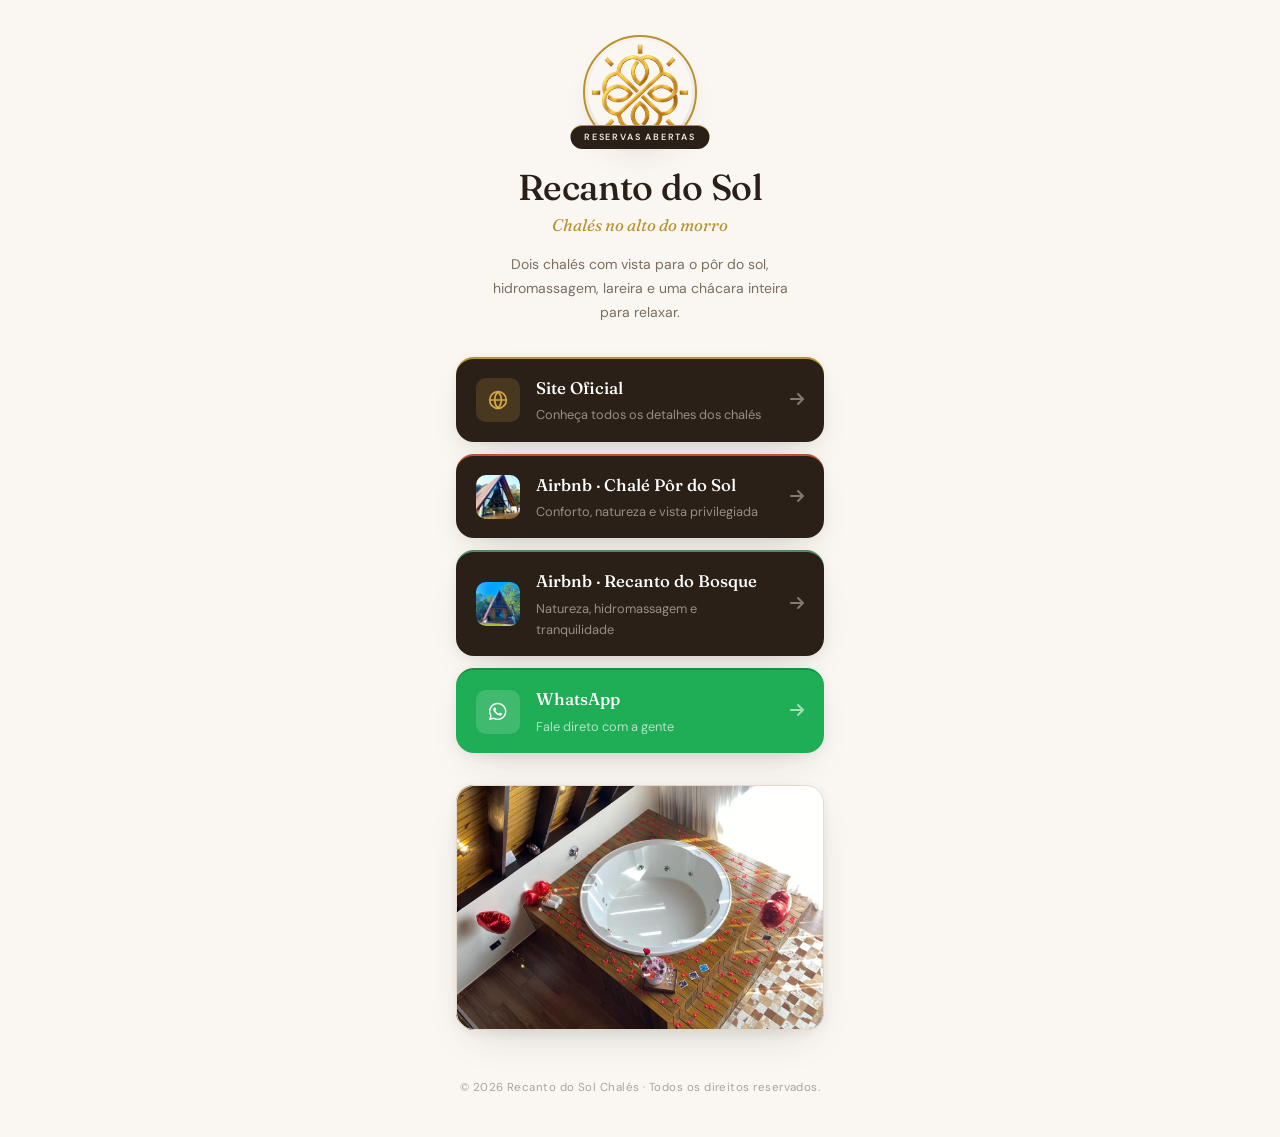
<file: links.html>
<!DOCTYPE html>
<html lang="pt-BR">

<head>
  <meta charset="UTF-8">
  <meta name="viewport" content="width=device-width, initial-scale=1">

  <!-- Google Analytics 4 — mesmo ID do site principal -->
  <script async src="https://www.googletagmanager.com/gtag/js?id=G-XXXXXXXXXX"></script>
  <script>
    window.dataLayer = window.dataLayer || [];
    function gtag() { dataLayer.push(arguments); }
    gtag('js', new Date());
    gtag('config', 'G-XXXXXXXXXX');
  </script>

  <title>Links | Recanto do Sol Chalés — Colombo-PR</title>

  <meta name="description"
    content="Acesse os links do Recanto do Sol Chalés: site oficial, reservas no Airbnb e contato pelo WhatsApp. Chalés românticos a 30 min de Curitiba.">

  <meta name="robots" content="noindex, follow">
  <link rel="canonical" href="https://chalerecantodosol.com.br/links.html">

  <!-- Open Graph -->
  <meta property="og:type" content="website">
  <meta property="og:locale" content="pt_BR">
  <meta property="og:site_name" content="Recanto do Sol Chalés">
  <meta property="og:url" content="https://chalerecantodosol.com.br/links.html">
  <meta property="og:title" content="Links | Recanto do Sol Chalés">
  <meta property="og:description"
    content="Site oficial, reservas no Airbnb e WhatsApp. Chalés românticos a 30 min de Curitiba.">
  <meta property="og:image" content="https://chalerecantodosol.com.br/assets/img/sol/drone2.webp">
  <meta property="og:image:alt" content="Chalé Recanto do Sol ao pôr do sol em Colombo-PR">

  <link rel="icon" type="image/png" href="assets/img/logo/logo-png.png">
  <meta name="theme-color" content="#faf7f2">

  <link rel="preconnect" href="https://fonts.googleapis.com">
  <link rel="preconnect" href="https://fonts.gstatic.com" crossorigin>
  <link rel="stylesheet" href="https://cdnjs.cloudflare.com/ajax/libs/font-awesome/6.5.2/css/all.min.css">
  <link rel="stylesheet" href="assets/style/link-bio.css">
</head>

<body>
  <main class="wrap">

    <div class="avatar-box">
      <img src="assets/img/logo/logo-png.png" alt="Logo Recanto do Sol Chalés" class="avatar">
      <div class="badge">Reservas abertas</div>
    </div>

    <h1>Recanto do Sol</h1>
    <p class="subtitle">Chalés no alto do morro</p>
    <p class="bio">Dois chalés com vista para o pôr do sol, hidromassagem, lareira e uma chácara inteira para relaxar.</p>

    <div class="links">

      <a class="card card-site" href="https://chalerecantodosol.com.br/" target="_blank" rel="noopener noreferrer">
        <span class="icon">
          <svg width="20" height="20" viewBox="0 0 24 24" fill="none" stroke="currentColor" stroke-width="2"
            stroke-linecap="round" stroke-linejoin="round">
            <circle cx="12" cy="12" r="10"/>
            <path d="M12 2a14.5 14.5 0 0 0 0 20 14.5 14.5 0 0 0 0-20"/>
            <path d="M2 12h20"/>
          </svg>
        </span>
        <span class="texts">
          <span class="title">Site Oficial</span>
          <span class="desc">Conheça todos os detalhes dos chalés</span>
        </span>
        <span class="arrow"><i class="fa-solid fa-arrow-right"></i></span>
      </a>

      <a class="card card-sol" href="https://www.airbnb.com.br/rooms/1211468186262258138" target="_blank"
        rel="noopener noreferrer">
        <img class="icon" src="assets/img/sol/sol-exterior-dia.webp" alt="Chalé Pôr do Sol">
        <span class="texts">
          <span class="title">Airbnb · Chalé Pôr do Sol</span>
          <span class="desc">Conforto, natureza e vista privilegiada</span>
        </span>
        <span class="arrow"><i class="fa-solid fa-arrow-right"></i></span>
      </a>

      <a class="card card-bosque" href="https://www.airbnb.com.br/rooms/1277477003441238955" target="_blank"
        rel="noopener noreferrer">
        <img class="icon" src="assets/img/bosque/bosque-exterior-dia.webp" alt="Chalé Recanto do Bosque">
        <span class="texts">
          <span class="title">Airbnb · Recanto do Bosque</span>
          <span class="desc">Natureza, hidromassagem e tranquilidade</span>
        </span>
        <span class="arrow"><i class="fa-solid fa-arrow-right"></i></span>
      </a>

      <a class="card card-wa"
        href="https://wa.me/5541998023653?text=Olá!%20Quero%20saber%20mais%20sobre%20os%20chalés%20Recanto%20do%20Sol."
        target="_blank" rel="noopener noreferrer">
        <span class="icon">
          <i class="fa-brands fa-whatsapp" style="font-size:1.25rem"></i>
        </span>
        <span class="texts">
          <span class="title">WhatsApp</span>
          <span class="desc">Fale direto com a gente</span>
        </span>
        <span class="arrow"><i class="fa-solid fa-arrow-right"></i></span>
      </a>

    </div>

    <img class="hero" src="assets/img/sol/banheira.webp" alt="Hidromassagem com vista para a natureza no Recanto do Sol">

  </main>

  <footer class="footer">
    <p>© 2026 Recanto do Sol Chalés · Todos os direitos reservados.</p>
  </footer>

</body>
</html>
</file>
<file: assets/style/styles.css>
@import url('https://fonts.googleapis.com/css2?family=Fraunces:ital,opsz,wght@0,9..144,100..900;1,9..144,100..900&display=swap');

:root {
  --bg: #faf7f2;
  --bg-sand: #f2ebe0;
  --bg-forest: #1e3328;
  --fg: #2a2018;
  --fg-muted: #7a6e61;
  --fg-soft: rgba(255, 255, 255, .72);
  --card-bg: #ffffff;
  --border: #e3d9cc;
  --gold: #b8922e;
  --gold-light: #d4a843;
  --rust: #b85530;
  --whats: #1fae56;
  --forest-text: #f0ebe0;
  --radius-sm: 10px;
  --radius: 18px;
  --radius-lg: 28px;
  --shadow: 0 2px 12px rgba(42, 32, 24, .06), 0 16px 40px -20px rgba(42, 32, 24, .25);
  --shadow-lg: 0 8px 40px rgba(42, 32, 24, .18);
  --transition: .5s cubic-bezier(.4, 0, .2, 1);
}

/* ----- Reset ----- */
*,
*::before,
*::after {
  box-sizing: border-box;
  margin: 0;
  padding: 0;
}

img,
video {
  display: block;
  max-width: 100%;
}

a {
  color: inherit;
  text-decoration: none;
}

ul {
  list-style: none;
}

/* ----- Base ----- */
html {
  scroll-behavior: smooth;
  scroll-padding-top: 72px;
  scrollbar-width: thin;
  scrollbar-color: var(--gold-light) transparent;
  
  /* CRUCIAL: Trava o eixo horizontal globalmente na raiz */
  overflow-x: hidden;
  width: 100%; /* Corrigido de 100vw para 100% para evitar scroll horizontal fantasma */
  max-width: 100%;
}

::-webkit-scrollbar {
  width: 10px;
}

::-webkit-scrollbar-track {
  background: var(--bg);
}

::-webkit-scrollbar-thumb {
  background-color: var(--gold-light);
  border-radius: 99px;
  border: 2px solid var(--bg);
}

::-webkit-scrollbar-thumb:hover {
  background-color: var(--gold);
}

@media (max-width: 768px) {
  ::-webkit-scrollbar {
    width: 0px; 
    background: transparent; 
  }
}

body {
  background: var(--bg);
  color: var(--fg);
  font-family: 'DM Sans', system-ui, sans-serif;
  font-size: 1rem;
  line-height: 1.65;
  -webkit-font-smoothing: antialiased;
  
  /* Mantém o overflow-x hidden no body por segurança redobrada */
  overflow-x: hidden;
}

h1,
h2,
h3,
h4 {
  font-family: 'Fraunces', Georgia, serif;
  font-weight: 500;
  line-height: 1.15;
  letter-spacing: -.01em;
}

h1 {
  font-size: clamp(3rem, 7vw, 5.5rem);
}

h2 {
  font-size: clamp(1.9rem, 4.5vw, 3.4rem);
}

h3 {
  font-size: 1.5rem;
}

em {
  font-style: italic;
}

p {
  max-width: 60ch;
}

.container {
  max-width: 1500px;
  margin: 0 auto;
  padding: 0 24px;
  width: 100%;
}

.section {
  padding: clamp(56px, 7vw, 96px) 0;
}

.section-sand {
  background: var(--bg-sand);
}

.section-forest {
  background: var(--bg-forest);
  color: var(--forest-text);
}

.section-header {
  max-width: 54rem;
  margin-bottom: 56px;
}

.section-header h2 {
  margin-top: 10px;
}

.section-sub {
  margin-top: 14px;
  color: var(--fg-muted);
  font-size: 1.05rem;
}

.section-sub.soft {
  color: rgba(240, 235, 224, .72);
}

.section-header.light h2 {
  color: var(--forest-text);
}

.eyebrow {
  display: inline-block;
  font-family: 'DM Sans', sans-serif;
  font-size: .72rem;
  font-weight: 500;
  letter-spacing: .2em;
  text-transform: uppercase;
  color: var(--gold);
}

.eyebrow-light {
  color: var(--gold-light);
}

.muted {
  color: var(--fg-muted);
}

/* ----- Buttons ----- */
.btn {
  display: inline-flex;
  align-items: center;
  justify-content: center;
  gap: 8px;
  border-radius: 999px;
  font-family: 'DM Sans', sans-serif;
  font-weight: 500;
  font-size: .95rem;
  padding: .85rem 1.75rem;
  cursor: pointer;
  border: none;
  transition: transform var(--transition), box-shadow var(--transition), opacity var(--transition);
  white-space: nowrap;
}

.btn:hover {
  transform: translateY(-2px);
}

.btn:active {
  transform: translateY(0);
}

.btn-sm {
  padding: .6rem 1.2rem;
  font-size: .875rem;
}

.btn-lg {
  padding: 1rem 2rem;
  font-size: 1rem;
}

.btn-primary {
  background: linear-gradient(135deg, var(--gold-light), var(--gold));
  color: #fff;
  box-shadow: 0 6px 24px rgba(184, 146, 46, .35);
}

.btn-primary:hover {
  box-shadow: 0 10px 32px rgba(184, 146, 46, .45);
}

.btn-whats {
  background: var(--whats);
  color: #fff;
  box-shadow: 0 6px 24px rgba(31, 174, 86, .3);
}

.btn-whats:hover {
  box-shadow: 0 10px 32px rgba(31, 174, 86, .4);
}

.btn-ghost {
  border: 1.5px solid rgba(255, 255, 255, .42);
  color: #fff;
  background: rgba(255, 255, 255, .08);
  backdrop-filter: blur(8px);
}

.btn-ghost:hover {
  background: rgba(255, 255, 255, .15);
}

.btn-outline {
  border: 1.5px solid var(--border);
  background: transparent;
  color: var(--fg);
}

.btn-outline:hover {
  border-color: var(--gold);
  background: rgba(184, 146, 46, .06);
}

.btn-outline-dark {
  border: 1.5px solid var(--border);
  background: var(--card-bg);
  color: var(--fg);
}

.btn-outline-dark:hover {
  border-color: var(--gold);
}

/* ----- Navigation ----- */
.nav-bar {
  position: fixed; 
  top: 0;
  left: 0;         
  width: 100%;     
  z-index: 100;
  -webkit-transform: translateZ(0);
  transform: translateZ(0);
  background: rgba(250, 247, 242, .92); 
  backdrop-filter: blur(12px);
  -webkit-backdrop-filter: blur(12px);
  border-bottom: 1px solid transparent;
  transition: border-color var(--transition), background var(--transition);
}

.nav-bar.scrolled {
  border-color: var(--border);
}

.nav-inner {
  display: flex;
  align-items: center;
  justify-content: space-between;
  gap: 20px;
  padding-top: 14px;
  padding-bottom: 14px;
}

.nav-brand {
  display: flex;
  flex-direction: row; 
  align-items: center; 
  gap: 12px; 
  flex-shrink: 0; 
}

.nav-brand-img {
  height: 40px; 
  width: auto;
  object-fit: contain;
}

.nav-brand-text {
  display: flex;
  flex-direction: column; 
  line-height: 1.2; 
  & span {
    font-family: "Fraunces", serif;
    font-size: 16px;
  }
}

.nav-links {
  display: none;
  gap: 28px;
  font-size: .9rem;
  color: var(--fg-muted);
}

.nav-links a {
  transition: color var(--transition);
}

.nav-links a:hover {
  color: var(--fg);
}

@media (min-width: 1024px) {
  .nav-links {
    display: flex;
  }
}

.nav-toggle {
  display: flex;
  flex-direction: column;
  gap: 5px;
  background: none;
  border: none;
  cursor: pointer;
  padding: 12px;
  margin-right: -12px;
  touch-action: manipulation;
  position: relative;
  z-index: 10000;
}

.nav-toggle span {
  display: block;
  width: 22px;
  height: 2px;
  background: var(--fg);
  border-radius: 2px;
  transition: transform var(--transition), opacity var(--transition);
}

.nav-toggle[aria-expanded="true"] span:nth-child(1) {
  transform: translateY(7px) rotate(45deg);
}

.nav-toggle[aria-expanded="true"] span:nth-child(2) {
  opacity: 0;
}

.nav-toggle[aria-expanded="true"] span:nth-child(3) {
  transform: translateY(-7px) rotate(-45deg);
}

@media (min-width: 1024px) {
  .nav-toggle {
    display: none;
  }
}

.mobile-menu {
  display: none;
  flex-direction: column;
  gap: 20px;
  padding: 20px 24px 24px;
  border-top: 1px solid var(--border);
  background: var(--bg);
  position: absolute;
  top: 100%;
  left: 0;
  width: 100%;
  box-shadow: 0 16px 32px rgba(0, 0, 0, 0.08);
}

.mobile-menu.open {
  display: flex;
}

.mobile-menu nav {
  display: flex;
  flex-direction: column;
  gap: 16px;
}

.mobile-menu a {
  font-size: 1.05rem;
  color: var(--fg-muted);
}

.mobile-menu nav a {
  transition: color var(--transition);
}

.mobile-menu nav a:hover {
  color: var(--fg);
}

.nav-cta {
  display: none;
}

@media (min-width: 640px) {
  .nav-cta {
    display: inline-flex;
  }
}

/* ----- Hero ----- */
.hero {
  position: relative;
  min-height: 94vh;
  display: flex;
  align-items: flex-end;
  overflow: hidden;
}

.hero-media {
  position: absolute;
  inset: 0;
}

.hero-img {
  width: 100%;
  height: 100%;
  object-fit: cover;
  object-position: center 30%;
  transform: scale(1.15);
  will-change: transform;
}

.hero-overlay {
  position: absolute;
  inset: 0;
  background: linear-gradient(to top,
      rgba(20, 12, 6, .92) 0%,
      rgba(20, 12, 6, .45) 45%,
      rgba(20, 12, 6, .2) 100%);
}

.hero-content {
  position: relative;
  padding-bottom: 72px;
  padding-top: 100px;
  color: #fff;
  will-change: transform;
}

.hero-eyebrow {
  display: block;
  font-size: .72rem;
  font-weight: 500;
  letter-spacing: .22em;
  text-transform: uppercase;
  color: var(--gold-light);
  margin-bottom: 20px;
}

.hero-title {
  color: #fff;
  max-width: 14ch;
}

.hero-title em {
  color: var(--gold-light);
  font-style: italic;
}

.hero-subtitle {
  margin-top: 20px;
  max-width: 34rem;
  font-size: 1.1rem;
  color: rgba(255, 255, 255, .82);
  line-height: 1.7;
}

.hero-actions {
  display: flex;
  flex-wrap: wrap;
  gap: 14px;
  margin-top: 36px;
}

.hero-scroll {
  position: absolute;
  bottom: 32px;
  left: 50%;
  transform: translateX(-50%);
  animation: scroll-bounce 2.2s ease-in-out infinite;
}

.scroll-dot {
  animation: scroll-dot 2.2s ease-in-out infinite;
}

@keyframes scroll-bounce {
  0%, 100% { transform: translateX(-50%) translateY(0); }
  50% { transform: translateX(-50%) translateY(6px); }
}

@keyframes scroll-dot {
  0%, 100% { cy: 8; opacity: .8; }
  50% { cy: 18; opacity: .4; }
}

/* ----- Highlights Bar ----- */
.highlights-bar {
  background: var(--card-bg);
  border-bottom: 1px solid var(--border);
}

.highlights-list {
  display: grid;
  grid-template-columns: 1fr 1fr;
  gap: 0;
  padding: 0;
}

@media (min-width: 768px) {
  .highlights-list {
    grid-template-columns: repeat(4, 1fr);
  }
}

.highlights-list li {
  display: flex;
  align-items: center;
  gap: 10px;
  padding: 18px 20px;
  font-size: .88rem;
  font-weight: 400;
  color: var(--fg-muted);
  border-right: 1px solid var(--border);
  border-bottom: 1px solid var(--border);
}

.highlights-list li:last-child {
  border-right: none;
}

.highlights-list li svg {
  flex-shrink: 0;
  color: var(--gold);
}

@media (min-width: 768px) {
  .highlights-list li {
    border-bottom: none;
  }
}

/* ----- História ----- */
.historia-grid {
  display: grid;
  gap: 56px;
}

@media (min-width: 1024px) {
  .historia-grid {
    grid-template-columns: 1fr 1fr;
    align-items: center;
  }
}

.historia-images {
  display: grid;
  grid-template-columns: 1.6fr 1fr;
  gap: 14px;
  align-items: start;
}

.hist-img-main img {
  width: 100%;
  height: 36rem;
  object-fit: cover;
  border-radius: var(--radius);
  box-shadow: var(--shadow-lg);
}

.hist-img-secondary {
  display: flex;
  flex-direction: column;
  gap: 14px;
  padding-top: 48px;
}

.hist-img-secondary img {
  width: 100%;
  border-radius: var(--radius);
  box-shadow: var(--shadow);
  object-fit: cover;
}

.hist-img-secondary img:first-child {
  height: 18rem;
}

.hist-img-signs {
  height: auto !important;
}

.historia-text .eyebrow {
  margin-bottom: 12px;
}

.historia-text h2 {
  margin-bottom: 24px;
}

.historia-text p {
  color: var(--fg-muted);
  margin-bottom: 14px;
}

.historia-text .btn {
  margin-top: 12px;
}

/* ----- Chalés ----- */
.chale-card {
  background: var(--card-bg);
  border-radius: var(--radius-lg);
  overflow: hidden;
  box-shadow: var(--shadow);
  margin-bottom: 48px;
  /* Configuração mobile: empilhado */
  display: flex;
  flex-direction: column; 
}

.chale-card:last-child {
  margin-bottom: 0;
}

@media (min-width: 1024px) {
  .chale-card {
    display: grid;
    /* Força exatamente 50/50, previne que a imagem esprema o texto */
    grid-template-columns: repeat(2, minmax(0, 1fr)); 
  }

  .chale-card.reversed .chale-media {
    order: 2;
  }
}

.chale-media {
  background: #1a1410;
  display: flex;
  flex-direction: column;
}

.chale-photo-wrap {
  position: relative;
  flex: none;
  width: 100%;
  /* Usa aspect-ratio em vez de height fixa para não distorcer no mobile */
  aspect-ratio: 16 / 11; 
}

.chale-photo-wrap img {
  position: absolute;
  top: 0;
  left: 0;
  width: 100%;
  height: 100%;
  object-fit: cover;
  transition: opacity .3s ease;
}

@media (min-width: 1024px) {
  .chale-media {
    height: 100%;
  }

  .chale-photo-wrap {
    aspect-ratio: auto;
    height: auto;
    flex: 1;
  }
}

.chale-badge {
  position: absolute;
  top: 18px;
  left: 18px;
  background: rgba(255, 252, 248, .93);
  border-radius: 999px;
  padding: 6px 14px;
  font-size: .72rem;
  font-weight: 500;
  letter-spacing: .1em;
  text-transform: uppercase;
  color: var(--gold);
  backdrop-filter: blur(4px);
}

.chale-thumbs {
  display: flex;
  gap: 8px;
  padding: 10px 12px;
  overflow-x: auto;
  scrollbar-width: none;
  -ms-overflow-style: none;
  background: rgba(0, 0, 0, .35);
}

.chale-thumbs::-webkit-scrollbar {
  display: none;
}

.chale-thumb {
  flex: 0 0 auto;
  width: 72px;
  height: 52px;
  border-radius: 6px;
  overflow: hidden;
  border: 2px solid rgba(255, 255, 255, .2);
  background: none;
  cursor: pointer;
  padding: 0;
  opacity: .6;
  transition: opacity var(--transition), border-color var(--transition);
}

.chale-thumb[aria-current="true"] {
  border-color: var(--gold);
  opacity: 1;
}

.chale-thumb:hover:not([aria-current="true"]) {
  opacity: .85;
  border-color: rgba(255, 255, 255, .45);
}

.chale-thumb img {
  width: 100%;
  height: 100%;
  object-fit: cover;
}

.chale-info {
  /* Reduzido o padding padrão para não espremer em telas menores */
  padding: 28px 24px;
  display: flex;
  flex-direction: column;
  gap: 20px;
}

@media (min-width: 1024px) {
  .chale-info {
    padding: 44px 40px;
    gap: 24px;
  }
}

.chale-info .eyebrow {
  margin-bottom: 6px;
}

.chale-info h3 {
  font-size: clamp(1.6rem, 2.5vw, 2.1rem);
}

.chale-chamada {
  font-size: 1.05rem;
  color: var(--fg-muted);
  margin-top: 4px;
}

.chale-desc {
  color: var(--fg-muted);
  font-size: .95rem;
  margin-top: 8px;
}

.comodidades {
  display: grid;
  gap: 8px;
  font-size: .9rem;
}

@media (min-width: 500px) {
  .comodidades {
    grid-template-columns: 1fr 1fr;
  }
}

.comodidades li {
  display: flex;
  align-items: flex-start;
  gap: 8px;
}

.comodidades li::before {
  content: '';
  display: inline-block;
  width: 6px;
  height: 6px;
  border-radius: 50%;
  background: var(--gold);
  flex-shrink: 0;
  margin-top: .55em;
}

.chale-superior {
  background: #f6f0e6;
  border-radius: var(--radius-sm);
  padding: 16px 18px;
  font-size: .9rem;
  line-height: 1.6;
  max-width: none;
}

.chale-superior strong {
  color: var(--gold);
}

.chale-precos {
  border: 1px solid var(--border);
  border-radius: var(--radius-sm);
  overflow: hidden;
}

.precos-grid {
  display: grid;
  grid-template-columns: repeat(3, 1fr);
}

.preco-item {
  padding: 16px;
  border-right: 1px solid var(--border);
}

.preco-item:last-child {
  border-right: none;
}

.preco-item.destaque {
  background: #fdf7ed;
}

.preco-label {
  font-size: clamp(.58rem, 1vw, .68rem);
  text-transform: uppercase;
  letter-spacing: .14em;
  color: var(--fg-muted);
  line-height: 1.4;
}

.preco-val {
  font-family: 'Fraunces', serif;
  font-size: clamp(1.1rem, 2vw, 1.5rem);
  font-weight: 600;
  margin-top: 4px;
  color: var(--fg);
  white-space: nowrap;
}

.preco-item.destaque .preco-val {
  color: var(--gold);
}

.preco-note {
  padding: 10px 16px;
  font-size: .75rem;
  color: var(--fg-muted);
  border-top: 1px solid var(--border);
  background: var(--bg-sand);
  max-width: none;
}

/* ----- Área Externa ----- */
.ext-grid {
  display: grid;
  gap: 48px;
}

@media (min-width: 1024px) {
  .ext-grid {
    grid-template-columns: 1.1fr 1fr;
    align-items: start;
  }
}

.ext-photos {
  display: grid;
  grid-template-columns: 1fr 1fr;
  gap: 16px;
}

.ext-photo-main {
  grid-column: 1 / -1;
  width: 100%;
  height: 22rem;
  object-fit: cover;
  border-radius: var(--radius);
  box-shadow: var(--shadow-lg);
}

.ext-photo-sec {
  width: 100%;
  height: 14rem;
  object-fit: cover;
  border-radius: var(--radius);
  box-shadow: var(--shadow);
}

.ext-features li {
  display: flex;
  gap: 22px;
  align-items: flex-start;
  padding: 20px 0;
  background: transparent;
  border: none;
  border-bottom: 1px solid rgba(255, 255, 255, 0.06);
  border-radius: 0;
  transition: transform var(--transition);
}

.ext-features li:last-child {
  border-bottom: none;
}

.ext-features li:hover {
  background: transparent;
  transform: translateX(6px);
}

.ext-icon {
  display: flex;
  align-items: center;
  justify-content: center;
  width: 44px;
  height: 44px;
  flex-shrink: 0;
  background: transparent;
  border: 1px solid rgba(212, 168, 67, 0.35);
  border-radius: 50%;
  color: var(--gold-light);
}

.ext-features li:hover .ext-icon {
  transform: scale(1.12) rotate(-3deg);
  border-color: var(--gold-light);
}

.ext-features h3 {
  font-family: 'DM Sans', sans-serif;
  font-size: 1rem;
  font-weight: 500;
  color: var(--forest-text);
  margin-bottom: 4px;
}

.ext-features p {
  font-size: .9rem;
  color: rgba(240, 235, 224, .68);
  max-width: 40ch;
}

/* ----- Serviços ----- */
.servicos-header {
  display: grid;
  gap: 36px;
  margin-bottom: 48px;
  align-items: end;
}

@media (min-width: 768px) {
  .servicos-header {
    grid-template-columns: 1.2fr 1fr;
  }
}

.servicos-header h2 {
  margin-top: 10px;
}

.servicos-header .muted {
  margin-top: 12px;
}

.servicos-photos {
  display: grid;
  grid-template-columns: 1fr 1fr;
  gap: 10px;
}

.servicos-photos img {
  width: 100%;
  height: 11rem;
  object-fit: cover;
  border-radius: var(--radius-sm);
  box-shadow: var(--shadow);
}

.servicos-grid {
  display: grid;
  gap: 18px;
}

@media (min-width: 640px) {
  .servicos-grid {
    grid-template-columns: repeat(2, 1fr);
  }
}

@media (min-width: 1000px) {
  .servicos-grid {
    grid-template-columns: repeat(3, 1fr);
  }
}

.servico-card {
  background: var(--card-bg);
  border: 1px solid var(--border);
  border-radius: var(--radius);
  padding: 24px;
  transition: transform var(--transition), box-shadow var(--transition);
}

.servico-card:hover {
  transform: translateY(-4px);
  box-shadow: var(--shadow-lg);
}

.servico-header {
  display: flex;
  justify-content: space-between;
  align-items: flex-start;
  gap: 12px;
  margin-bottom: 10px;
}

.servico-header h3 {
  font-family: 'DM Sans', sans-serif;
  font-size: 1rem;
  font-weight: 500;
}

.servico-price {
  font-family: 'Fraunces', serif;
  font-size: 1rem;
  font-weight: 600;
  color: var(--rust);
  white-space: nowrap;
  flex-shrink: 0;
}

.servico-card p {
  font-size: .88rem;
  color: var(--fg-muted);
}

/* * ════════════════════ DEPOIMENTOS ════════════════════ */
.depoimento-photos {
  display: grid;
  grid-template-columns: 1fr 1fr;
  gap: 10px;
}

.depoimento-photos img {
  width: 100%;
  height: 11rem;
  object-fit: cover;
  border-radius: var(--radius-sm);
  box-shadow: var(--shadow);
}

.depoimentos {
  padding-top: clamp(56px, 7vw, 96px);
  padding-bottom: 6rem;
}

.carousel-wrapper {
  overflow: hidden;
  width: 100%;
  position: relative;
  padding: 10px 0;
}

.carousel-track {
  display: flex;
  transition: transform 0.6s cubic-bezier(0.4, 0, 0.2, 1);
  gap: 2rem;
}

.depoimento-card {
  flex: 0 0 100%;
  background: var(--card-bg);
  padding: 2rem;
  border-radius: var(--radius);
  display: flex;
  flex-direction: column;
  gap: 1rem;
  box-shadow: var(--shadow);
}

@media (min-width: 640px) {
  .depoimento-card {
    flex: 0 0 calc((100% - 2rem) / 2);
  }
}

@media (min-width: 1024px) {
  .depoimento-card {
    flex: 0 0 calc((100% - 6rem) / 4);
  }
}

.carousel-dots {
  display: flex;
  justify-content: center;
  gap: 10px;
  margin-top: 2.5rem;
}

.carousel-dot {
  width: 12px;
  height: 12px;
  border-radius: 50%;
  background: rgba(42, 32, 24, 0.15);
  border: none;
  cursor: pointer;
  transition: background var(--transition), transform var(--transition);
}

.carousel-dot.active {
  background: var(--gold);
  transform: scale(1.2);
}

.estrelas {
  color: var(--gold);
  font-size: 0.85rem;
  letter-spacing: 2px;
}

.depoimento-card p {
  font-size: 0.9rem;
  line-height: 1.75;
  color: var(--fg);
  font-style: italic;
  flex: 1;
}

.depoimento-autor {
  display: flex;
  align-items: center;
  gap: 1rem;
  padding-top: 1rem;
  border-top: 1px solid #e8e3dd;
}

.autor-avatar {
  width: 42px;
  height: 42px;
  border-radius: 50%;
  background: var(--gold);
  display: flex;
  align-items: center;
  justify-content: center;
  font-family: "frances", serif;
  font-size: 0.9rem;
  font-weight: 600;
  color: var(--fg);
  flex-shrink: 0;
}

.depoimento-autor strong {
  display: block;
  font-size: 0.9rem;
  font-weight: 500;
  color: var(--fg);
}

.depoimento-autor span {
  font-size: 0.78rem;
  color: var(--fg-muted);
}

/* ----- Reservas ----- */
.reservas-grid {
  display: grid;
  gap: 48px;
}

.whats-wrap {
  display: flex;
  flex-direction: column;
  gap: 10px;
}

.whats-badge {
  display: flex;
  align-items: center;
  gap: 7px;
  font-size: 12px;
  color: rgba(240, 235, 224, .5);
  padding-left: 2px;
}

.whats-dot {
  width: 8px;
  height: 8px;
  border-radius: 50%;
  background: var(--whats);
  box-shadow: 0 0 0 3px rgba(31, 174, 86, .2);
  animation: whats-pulse 2.2s ease-in-out infinite;
  flex-shrink: 0;
}

@keyframes whats-pulse {
  0%, 100% { box-shadow: 0 0 0 3px rgba(31, 174, 86, .2); }
  50%       { box-shadow: 0 0 0 6px rgba(31, 174, 86, 0); }
}

/* Airbnb */
.airbnb-chales {
  display: flex;
  flex-direction: column;
  gap: 10px;
}

.airbnb-divider {
  display: flex;
  align-items: center;
  gap: 12px;
}

.airbnb-divider::before,
.airbnb-divider::after {
  content: '';
  flex: 1;
  height: 1px;
  background: rgba(255, 255, 255, .1);
}

.airbnb-divider span {
  font-size: 11px;
  color: rgba(240, 235, 224, .4);
  white-space: nowrap;
  text-transform: uppercase;
  letter-spacing: .08em;
  font-weight: 600;
}

.airbnb-chale {
  display: flex;
  align-items: center;
  justify-content: space-between;
  gap: 16px;
  padding: 14px 16px;
  border: 1px solid rgba(255, 255, 255, 0.1);
  border-radius: 14px;
  background: rgba(255, 255, 255, 0.04);
  transition: background .2s ease, border-color .2s ease;
}

.airbnb-chale:hover {
  background: rgba(255, 255, 255, 0.07);
  border-color: rgba(255, 255, 255, .18);
}

.airbnb-chale-info {
  display: flex;
  align-items: center;
  gap: 12px;
  min-width: 0;
}

.airbnb-chale-icon {
  width: 40px;
  height: 40px;
  border-radius: 10px;
  display: flex;
  align-items: center;
  justify-content: center;
  flex-shrink: 0;
  font-size: 16px;
}

.airbnb-chale-icon.bosque {
  background: rgba(46, 107, 69, .4);
  color: #7dcf96;
}

.airbnb-chale-icon.sol {
  background: rgba(184, 146, 46, .3);
  color: var(--gold-light);
}

.airbnb-chale-info div {
  display: flex;
  flex-direction: column;
  gap: 3px;
}

.airbnb-chale-info strong {
  font-size: 13.5px;
}

.airbnb-chale-info span {
  font-size: 11px;
  opacity: 0.55;
}

.airbnb-btn {
  flex-shrink: 0;
  display: inline-flex;
  align-items: center;
  gap: 7px;
  padding: 9px 13px;
  border: 1px solid rgba(255, 255, 255, 0.16);
  border-radius: 9px;
  color: inherit;
  text-decoration: none;
  font-size: 12px;
  font-weight: 600;
  transition: background .2s ease, border-color .2s ease, transform .15s ease;
  white-space: nowrap;
}

.airbnb-btn:hover {
  background: rgba(255, 255, 255, 0.1);
  border-color: rgba(255, 255, 255, .28);
  transform: translateY(-1px);
}

.airbnb-btn i {
  font-size: 10px;
  opacity: .7;
}

@media (max-width: 600px) {
  .airbnb-chale {
    align-items: flex-start;
    flex-direction: column;
  }
  .airbnb-btn {
    width: 100%;
    justify-content: center;
  }
}

@media (min-width: 1024px) {
  .reservas-grid {
    grid-template-columns: 1fr 1fr;
    align-items: start;
  }
}

.pagamentos {
  display: flex;
  flex-direction: column;
  gap: 16px;
  margin-bottom: 24px;
}

.pagamento-item {
  display: flex;
  gap: 18px;
  align-items: flex-start;
}

.pagamento-num {
  display: flex;
  align-items: center;
  justify-content: center;
  width: 52px;
  height: 52px;
  flex-shrink: 0;
  background: linear-gradient(135deg, var(--gold-light), var(--gold));
  border-radius: 12px;
  font-family: 'Fraunces', serif;
  font-size: 1.25rem;
  font-weight: 600;
  color: #fff;
}

.pagamento-item strong {
  display: block;
  margin-bottom: 4px;
}

.pagamento-item p {
  font-size: .9rem;
  color: var(--fg-muted);
}

.checkin-info {
  display: flex;
  align-items: center;
  gap: 8px;
  font-size: .88rem;
  color: var(--fg-muted);
  margin-top: 8px;
}

.reservas-cta {
  background: var(--fg);
  color: var(--forest-text);
  border-radius: var(--radius-lg);
  padding: 36px;
  display: flex;
  flex-direction: column;
  gap: 18px;
  border-top: 2px solid var(--gold);
}

.reservas-eyebrow {
  color: var(--gold-light) !important;
  opacity: 1 !important;
}

.reservas-cta h3 {
  font-family: 'Fraunces', serif;
  font-size: 1.75rem;
  color: #fff;
  margin-top: -4px;
}

.reservas-cta p {
  font-size: .95rem;
  color: rgba(240, 235, 224, .7);
  line-height: 1.6;
}

.reservas-links {
  display: grid;
  grid-template-columns: 1fr 1fr;
  gap: 10px;
}

.reservas-links .btn-outline-dark {
  background: rgba(255, 255, 255, .05);
  border-color: rgba(255, 255, 255, .14);
  color: var(--forest-text);
  justify-content: center;
  transition: background .2s ease, border-color .2s ease;
}

.reservas-links .btn-outline-dark:hover {
  background: rgba(255, 255, 255, .1);
  border-color: rgba(255, 255, 255, .28);
}

.airbnb-note {
  font-size: .88rem;
  color: rgba(240, 235, 224, .5);
}

.airbnb-note strong {
  color: rgba(240, 235, 224, .8);
}

/* ----- Footer ----- */
footer {
  background: var(--bg-forest);
}

.footer-inner {
  display: grid;
  grid-template-columns: 1fr 1fr;
  gap: 2.5rem 3rem;
  max-width: 1200px;
  margin: 0 auto;
  padding: 5rem 2rem 3rem;
}

@media (min-width: 768px) {
  .footer-inner {
    grid-template-columns: 1.5fr 1fr 1fr 1.2fr;
  }
}

.footer-brand {
  grid-column: 1 / -1;
}

@media (min-width: 768px) {
  .footer-brand {
    grid-column: auto;
  }
}

.footer-brand img {
  width: 160px;
  height:100px;
  object-fit: contain;
  margin-bottom: 1rem;
}

.footer-brand p {
  font-size: 0.85rem;
  color: rgba(249, 247, 244, 0.4);
  line-height: 1.7;
  max-width: 240px;
  margin-bottom: 1.5rem;
}

.social-links {
  display: flex;
  gap: 0.8rem;
}

.social-links a {
  width: 36px;
  height: 36px;
  border: 1px solid rgba(255, 255, 255, 0.12);
  border-radius: 50%;
  display: flex;
  align-items: center;
  justify-content: center;
  color: rgba(249, 247, 244, 0.5);
  font-size: 0.85rem;
  transition: border-color var(--transition), color var(--transition);
}

.social-links a:hover {
  border-color: var(--gold);
  color: var(--gold);
}

.footer-links h4,
.footer-contato h4 {
  font-family: 'Fraunces', serif;
  font-size: 0.7rem;
  font-weight: 500;
  letter-spacing: 0.15em;
  text-transform: uppercase;
  color: rgba(249, 247, 244, 0.4);
  margin-bottom: 1.2rem;
}

.footer-links {
  display: flex;
  flex-direction: column;
  gap: 0.7rem;
}

.footer-links a {
  font-size: 0.88rem;
  color: rgba(249, 247, 244, 0.6);
  transition: color var(--transition);
}

.footer-links a:hover {
  color: var(--gold-light);
}

.footer-contato {
  display: flex;
  flex-direction: column;
  gap: 0.9rem;
}

.footer-contato p {
  font-size: 0.85rem;
  color: rgba(249, 247, 244, 0.55);
  line-height: 1.6;
  display: flex;
  gap: 0.6rem;
  align-items: flex-start;
  max-width: none;
}

.footer-contato i {
  color: var(--gold);
  margin-top: 2px;
  flex-shrink: 0;
}

.footer-tel-wpp {
  display: inline-flex;
  align-items: center;
  gap: 0.5rem;
  color: rgba(249, 247, 244, 0.6);
  transition: color var(--transition);
}

.footer-tel-wpp:hover {
  color: var(--gold-light);
}

.footer-bottom {
  border-top: 1px solid rgba(255, 255, 255, 0.06);
  padding: 1.5rem 2rem;
  max-width: 1200px;
  margin: 0 auto;
  display: flex;
  justify-content: space-between;
  align-items: center;
  flex-wrap: wrap;
  gap: 0.75rem;
}

.footer-bottom p {
  font-size: 0.8rem;
  color: rgba(249, 247, 244, 0.3);
}

.hrdev {
  color: var(--gold);
  transition: color var(--transition);
}

.hrdev:hover {
  color: var(--gold-light);
}

/* ═══════════════════════════════════════════════════
   MODAL — Calendário de Disponibilidade
   ═══════════════════════════════════════════════════ */
.modal-overlay {
  position: fixed;
  inset: 0;
  z-index: 200;
  background: rgba(20, 12, 6, 0.75);
  backdrop-filter: blur(5px);
  display: flex;
  align-items: center;
  justify-content: center;
  padding: 16px;
  opacity: 0;
  pointer-events: none;
  transition: opacity .28s ease;
}

.modal-overlay.open {
  opacity: 1;
  pointer-events: all;
}

.modal-box {
  background: var(--fg);
  border-radius: var(--radius-lg);
  width: 100%;
  max-width: 860px;
  padding: 40px 44px 36px;
  position: relative;
  box-shadow: 0 24px 80px rgba(0, 0, 0, .55);
  transform: translateY(20px) scale(.98);
  transition: transform .3s cubic-bezier(.34, 1.56, .64, 1);
  max-height: 92vh;
  overflow-y: auto;
  scrollbar-width: none;
}

.modal-box::-webkit-scrollbar {
  display: none;
}

.modal-overlay.open .modal-box {
  transform: translateY(0) scale(1);
}

.modal-close {
  position: absolute;
  top: 18px;
  right: 18px;
  width: 34px;
  height: 34px;
  border-radius: 50%;
  border: 1px solid rgba(255, 255, 255, .15);
  background: rgba(255, 255, 255, .06);
  cursor: pointer;
  display: flex;
  align-items: center;
  justify-content: center;
  color: rgba(255, 255, 255, .55);
  transition: background var(--transition), color var(--transition);
}

.modal-close:hover {
  background: rgba(255, 255, 255, .14);
  color: #fff;
}

.modal-header {
  margin-bottom: 32px;
  text-align: center;
}

.modal-header .eyebrow {
  color: var(--gold-light);
  margin-bottom: 8px;
}

.modal-header h3 {
  font-size: clamp(1.8rem, 4vw, 2.6rem);
  color: #fff;
  font-weight: 500;
}

.cal-loading {
  display: flex;
  flex-direction: column;
  align-items: center;
  gap: 14px;
  padding: 56px 0;
  color: rgba(255, 255, 255, .5);
  font-size: .9rem;
}

.cal-spinner {
  width: 32px;
  height: 32px;
  border: 2.5px solid rgba(255, 255, 255, .12);
  border-top-color: var(--gold-light);
  border-radius: 50%;
  animation: spin .7s linear infinite;
}

@keyframes spin {
  to {
    transform: rotate(360deg);
  }
}

.cal-error {
  display: flex;
  flex-direction: column;
  align-items: center;
  gap: 12px;
  padding: 40px 0;
  color: rgba(255, 255, 255, .5);
  font-size: .9rem;
  text-align: center;
}

.cal-error svg {
  color: rgba(255, 255, 255, .3);
}

.cal-error p {
  max-width: 28ch;
}

.cal-error .btn-outline {
  border-color: rgba(255, 255, 255, .2);
  color: rgba(255, 255, 255, .7);
  background: rgba(255, 255, 255, .06);
}

.cal-nav {
  display: flex;
  align-items: flex-start;
  gap: 12px;
  margin-bottom: 28px;
}

.cal-nav-btn {
  flex-shrink: 0;
  width: 36px;
  height: 36px;
  border-radius: 50%;
  border: 1px solid rgba(255, 255, 255, .14);
  background: rgba(255, 255, 255, .06);
  color: rgba(255, 255, 255, .6);
  cursor: pointer;
  display: flex;
  align-items: center;
  justify-content: center;
  transition: background var(--transition), color var(--transition);
  margin-top: 4px;
}

.cal-nav-btn:hover:not(:disabled) {
  background: rgba(255, 255, 255, .14);
  color: #fff;
}

.cal-nav-btn:disabled {
  opacity: .3;
  cursor: default;
}

.cal-months {
  flex: 1;
  display: grid;
  grid-template-columns: 1fr 1fr;
  gap: 0 40px;
}

.cal-month-title {
  text-align: center;
  font-family: 'Fraunces', serif;
  font-size: 1.2rem;
  font-weight: 500;
  color: #fff;
  margin-bottom: 16px;
}

.cal-grid {
  display: grid;
  grid-template-columns: repeat(7, 1fr);
  gap: 2px 0;
}

.cal-weekday {
  text-align: center;
  font-size: .65rem;
  font-weight: 500;
  letter-spacing: .1em;
  color: rgba(255, 255, 255, .35);
  padding-bottom: 8px;
}

.cal-day {
  position: relative;
  aspect-ratio: 1;
  display: flex;
  align-items: center;
  justify-content: center;
  font-size: .82rem;
  font-weight: 400;
  border-radius: 6px;
  transition: background var(--transition), color var(--transition);
  user-select: none;
}

.cal-day--passado {
  color: rgba(255, 255, 255, .2);
  cursor: default;
}

.cal-day--indisponivel.cal-day--hoje {
  color: rgba(255, 255, 255, .22) !important;
  background: rgba(255, 255, 255, .04) !important;
  border-color: rgba(255, 255, 255, .15) !important;
  text-decoration: line-through;
  cursor: not-allowed;
}

.cal-day--indisponivel {
  color: rgba(255, 255, 255, .22);
  cursor: not-allowed;
  background: rgba(255, 255, 255, .04);
  text-decoration: line-through;
  text-decoration-color: rgba(255, 255, 255, .15);
}

.cal-day--disponivel {
  color: rgba(255, 255, 255, .85);
  cursor: pointer;
}

.cal-day--disponivel:hover {
  background: rgba(184, 146, 46, .25);
  color: var(--gold-light);
}

.cal-day--hoje {
  border: 1.5px solid rgba(255, 255, 255, .35);
  color: #fff;
  font-weight: 600;
}

.cal-day--checkin,
.cal-day--checkout {
  background: var(--gold) !important;
  color: #fff !important;
  font-weight: 600;
  border-radius: 6px;
}

.cal-day--checkin {
  border-radius: 6px 0 0 6px;
}

.cal-day--checkout {
  border-radius: 0 6px 6px 0;
}

.cal-day--checkin.cal-day--checkout {
  border-radius: 6px;
}

.cal-day--range {
  background: rgba(184, 146, 46, .18);
  color: var(--gold-light);
  border-radius: 0;
}

.cal-day--range-blocked {
  background: rgba(184, 146, 46, .08);
  color: rgba(255, 255, 255, .25);
}

.cal-bar {
  display: flex;
  align-items: center;
  gap: 0;
  background: rgba(255, 255, 255, .06);
  border: 1px solid rgba(255, 255, 255, .1);
  border-radius: var(--radius);
  padding: 14px 20px;
  margin-top: 28px;
  flex-wrap: wrap;
  gap: 12px;
}

.cal-bar-field {
  display: flex;
  align-items: center;
  gap: 10px;
  color: rgba(255, 255, 255, .5);
  flex: 1;
  min-width: 130px;
}

.cal-bar-field--checkin {
  border: 1.5px solid var(--gold);
  border-radius: var(--radius-sm);
  padding: 8px 12px;
  color: var(--gold-light);
}

.cal-bar-label {
  display: block;
  font-size: .6rem;
  letter-spacing: .14em;
  color: rgba(255, 255, 255, .35);
  margin-bottom: 2px;
}

.cal-bar-value {
  display: block;
  font-size: .88rem;
  color: rgba(255, 255, 255, .8);
}

.cal-bar-value--set {
  color: #fff;
  font-weight: 500;
}

.cal-bar-arrow {
  flex-shrink: 0;
  color: rgba(255, 255, 255, .3);
}

.cal-bar-sep {
  width: 1px;
  height: 32px;
  background: rgba(255, 255, 255, .1);
  flex-shrink: 0;
  display: none;
}

@media (min-width: 600px) {
  .cal-bar-sep {
    display: block;
  }
}

.cal-bar-field--hospedes {
  justify-content: flex-start;
  flex: 0 0 auto;
}

.cal-hospedes-ctrl {
  display: flex;
  align-items: center;
  gap: 10px;
  margin-top: 2px;
}

.cal-hospedes-ctrl span {
  font-size: .95rem;
  font-weight: 500;
  color: #fff;
  min-width: 16px;
  text-align: center;
}

.cal-hospedes-btn {
  width: 26px;
  height: 26px;
  border-radius: 50%;
  border: 1px solid rgba(255, 255, 255, .2);
  background: rgba(255, 255, 255, .07);
  color: rgba(255, 255, 255, .75);
  font-size: 1rem;
  line-height: 1;
  cursor: pointer;
  display: flex;
  align-items: center;
  justify-content: center;
  transition: background var(--transition);
}

.cal-hospedes-btn:hover {
  background: rgba(255, 255, 255, .15);
  color: #fff;
}

.cal-hospedes-btn:disabled {
  opacity: .3;
  cursor: default;
}

.cal-bar-clear {
  flex-shrink: 0;
  display: flex;
  align-items: center;
  gap: 6px;
  padding: 8px 14px;
  border-radius: var(--radius-sm);
  border: 1px solid rgba(255, 255, 255, .14);
  background: rgba(255, 255, 255, .05);
  color: rgba(255, 255, 255, .5);
  font-size: .8rem;
  font-family: 'DM Sans', sans-serif;
  cursor: pointer;
  transition: background var(--transition), color var(--transition);
}

.cal-bar-clear:hover {
  background: rgba(255, 255, 255, .1);
  color: rgba(255, 255, 255, .8);
}

.cal-legend {
  display: flex;
  align-items: center;
  justify-content: center;
  gap: 24px;
  margin-top: 20px;
}

.cal-legend-item {
  display: flex;
  align-items: center;
  gap: 7px;
  font-size: .75rem;
  color: rgba(255, 255, 255, .4);
}

.cal-legend-dot {
  width: 12px;
  height: 12px;
  border-radius: 3px;
  flex-shrink: 0;
}

.cal-legend-dot--disp {
  background: rgba(255, 255, 255, .12);
  border: 1px solid rgba(255, 255, 255, .25);
}

.cal-legend-dot--indisp {
  background: rgba(255, 255, 255, .04);
  border: 1px solid rgba(255, 255, 255, .1);
}

.cal-legend-dot--hoje {
  border: 1.5px solid rgba(255, 255, 255, .35);
  background: transparent;
}

.cal-hint {
  display: flex;
  align-items: center;
  justify-content: center;
  gap: 7px;
  margin-top: 14px;
  font-size: .78rem;
  color: rgba(255, 255, 255, .3);
  max-width: none;
}

.cal-hint svg {
  flex-shrink: 0;
  color: var(--gold);
}

.modal-footer {
  margin-top: 24px;
  display: flex;
  flex-direction: column;
  gap: 10px;
}

.modal-submit {
  width: 100%;
  justify-content: center;
}

.modal-note {
  font-size: .78rem;
  color: rgba(255, 255, 255, .35);
  text-align: center;
  max-width: none;
}

@media (max-width: 640px) {
  .modal-box {
    padding: 28px 20px 24px;
    border-radius: var(--radius);
  }

  .cal-months {
    grid-template-columns: 1fr;
    gap: 32px;
  }

  .cal-bar {
    padding: 12px 14px;
  }

  .cal-bar-sep {
    display: none;
  }

  .cal-bar-arrow {
    display: none;
  }
}

/* ----- FAB WhatsApp ----- */
.fab-whats {
  position: fixed;
  right: 20px;
  bottom: 20px;
  z-index: 50;
  width: 56px;
  height: 56px;
  background: var(--whats);
  color: #fff;
  border-radius: 50%;
  display: flex;
  align-items: center;
  justify-content: center;
  box-shadow: 0 6px 24px rgba(31, 174, 86, .45);
  transition: transform var(--transition), box-shadow var(--transition);
}

.fab-whats:hover {
  transform: scale(1.1);
  box-shadow: 0 10px 32px rgba(31, 174, 86, .55);
}

/* =========================================
   RESPONSIVIDADE TOTAL (TABLETS E CELULARES)
   ========================================= */

/* Estágio 1: Tablets e Desktops pequenos (até 1023px) */
/* Neste ponto, os chalés, história e serviços ficam empilhados elegantemente */
@media (max-width: 1023px) {
  /* Evita que as imagens da história fiquem espremidas ao lado do texto */
  .historia-images {
    grid-template-columns: 1fr;
  }

  .hist-img-secondary {
    flex-direction: row;
    padding-top: 16px;
  }

  .hist-img-secondary img {
    height: 16rem;
  }
}

/* Estágio 1.5: Adaptação das tabelas de preços */
@media (max-width: 768px) {
  .precos-grid {
    grid-template-columns: 1fr 1fr;
  }

  .preco-item:nth-child(3) {
    grid-column: 1 / -1;
    border-right: none;
    border-top: 1px solid var(--border);
  }
  
  .footer-inner {
    grid-template-columns: 1fr;
    gap: 2.5rem;
    text-align: left;
  }

  .footer-contato p {
    justify-content: flex-start;
  }

  .social-links {
    justify-content: flex-start;
  }

  .reservas-links {
    grid-template-columns: 1fr;
    gap: 10px;
  }

  .reservas-links .btn {
    width: 100%;
    justify-content: center;
  }

  .footer-bottom {
    flex-direction: column;
    text-align: center;
    gap: 12px;
    padding-bottom: 5.5rem;
  }
}

/* Estágio 2: Celulares padrão (até 640px) */
@media (max-width: 640px) {
  /* Tabela de preços vira lista */
  .precos-grid {
    grid-template-columns: 1fr;
  }

  .preco-item {
    border-right: none;
    border-bottom: 1px solid var(--border);
  }

  .preco-item:last-child {
    border-bottom: none;
  }

  .highlights-list {
    grid-template-columns: 1fr;
  }

  .highlights-list li {
    border-right: none;
    border-bottom: 1px solid var(--border);
  }

  .highlights-list li:last-child {
    border-bottom: none;
  }

  .ext-photos,
  .servicos-photos,
  .depoimento-photos {
    grid-template-columns: 1fr;
  }
}

/* Estágio 3: Celulares pequenos (até 480px) */
@media (max-width: 480px) {
  .section {
    padding: 56px 0;
  }

  .hero-title {
    font-size: 2.6rem;
  }

  .hero-content {
    padding-top: 50px;
  }

  .comodidades {
    grid-template-columns: 1fr;
  }

  .hist-img-main img {
    height: 20rem;
  }

  .hist-img-secondary {
    flex-direction: column;
  }

  .hist-img-secondary img {
    height: auto;
  }

  .hist-img-secondary img:first-child {
    height: 14rem;
  }

  .ext-photo-main {
    height: 16rem;
  }

  .ext-photo-sec {
    height: 12rem;
  }

  .pagamento-item {
    flex-direction: column;
    gap: 12px;
  }
}

/* ============================================================
   ANIMAÇÕES & SCROLL SUAVE
   ============================================================ */

/* ----- Tokens de animação ----- */
:root {
  --ease-out-expo: cubic-bezier(.16, 1, .3, 1);
  --ease-out-back: cubic-bezier(.34, 1.56, .64, 1);
  --dur-fast: .35s;
  --dur-normal: .55s;
  --dur-slow: .8s;
}

@keyframes fade-up {
  from { opacity: 0; transform: translateY(32px); }
  to { opacity: 1; transform: translateY(0); }
}

@keyframes fade-in {
  from { opacity: 0; }
  to { opacity: 1; }
}

@keyframes fade-left {
  from { opacity: 0; transform: translateX(-40px); }
  to { opacity: 1; transform: translateX(0); }
}

@keyframes fade-right {
  from { opacity: 0; transform: translateX(40px); }
  to { opacity: 1; transform: translateX(0); }
}

@keyframes scale-in {
  from { opacity: 0; transform: scale(.92); }
  to { opacity: 1; transform: scale(1); }
}

@keyframes slide-down {
  from { opacity: 0; transform: translateY(-20px); }
  to { opacity: 1; transform: translateY(0); }
}

.hero-eyebrow { animation: fade-up var(--dur-normal) var(--ease-out-expo) .1s both; }
.hero-title { animation: fade-up var(--dur-slow) var(--ease-out-expo) .25s both; }
.hero-subtitle { animation: fade-up var(--dur-slow) var(--ease-out-expo) .4s both; }
.hero-actions { animation: fade-up var(--dur-normal) var(--ease-out-expo) .55s both; }
.hero-scroll { animation: fade-in var(--dur-slow) ease 1.2s both; }
.highlights-bar { animation: slide-down var(--dur-normal) var(--ease-out-expo) .7s both; }

[data-reveal] {
  opacity: 0;
  will-change: opacity, transform;
}

[data-reveal="up"] { transform: translateY(36px); }
[data-reveal="left"] { transform: translateX(-40px); }
[data-reveal="right"] { transform: translateX(40px); }
[data-reveal="scale"] { transform: scale(.94); }
[data-reveal="fade"] { transform: none; }

[data-reveal].revealed {
  animation: none;
  opacity: 1;
  transform: none;
  transition:
    opacity var(--dur-normal) var(--ease-out-expo),
    transform var(--dur-normal) var(--ease-out-expo);
}

[data-reveal][data-delay="1"] { transition-delay: .08s; }
[data-reveal][data-delay="2"] { transition-delay: .16s; }
[data-reveal][data-delay="3"] { transition-delay: .24s; }
[data-reveal][data-delay="4"] { transition-delay: .32s; }
[data-reveal][data-delay="5"] { transition-delay: .40s; }
[data-reveal][data-delay="6"] { transition-delay: .48s; }

.nav-bar { animation: slide-down var(--dur-normal) var(--ease-out-expo) both; }

.chale-thumb img { transition: transform .4s var(--ease-out-expo); }
.chale-thumb:hover img { transform: scale(1.08); }

.chale-main-img { transition: opacity .3s ease, transform .5s var(--ease-out-expo); }
.chale-main-img.is-switching { opacity: 0; transform: scale(1.03); }

.servico-card { transition: transform var(--transition), box-shadow var(--transition); }
.servico-card:hover { transform: translateY(-4px); box-shadow: var(--shadow-lg); }

.depoimento-card { transition: transform var(--transition), box-shadow var(--transition); }
.depoimento-card:hover { transform: translateY(-3px); box-shadow: var(--shadow-lg); }

@keyframes icon-pulse {
  0%, 100% { transform: scale(1); }
  50% { transform: scale(1.18); }
}

.highlights-list li:hover svg { animation: icon-pulse .5s var(--ease-out-back); }

.ext-icon { transition: transform var(--transition), background var(--transition); }
.ext-features li:hover .ext-icon { transform: scale(1.12) rotate(-3deg); }

.btn {
  transition:
    transform var(--dur-fast) var(--ease-out-back),
    box-shadow var(--transition),
    opacity var(--transition),
    background var(--transition);
}

.btn:active { transform: scale(.97) translateY(1px) !important; }

@keyframes fab-pulse {
  0% { box-shadow: 0 0 0 0 rgba(31, 174, 86, .5); }
  70% { box-shadow: 0 0 0 16px rgba(31, 174, 86, 0); }
  100% { box-shadow: 0 0 0 0 rgba(31, 174, 86, 0); }
}

.fab-whats { animation: fab-pulse 2.8s ease-out 3s infinite; }

img { transition: opacity .4s ease; }
img.lazy-hidden { opacity: 0; }
img.lazy-loaded { opacity: 1; }

.hist-img-main img,
.hist-img-secondary img {
  transition: transform .6s var(--ease-out-expo);
  overflow: hidden;
}

@media (prefers-reduced-motion: reduce) {
  *, *::before, *::after {
    animation-duration: .01ms !important;
    transition-duration: .01ms !important;
  }
  [data-reveal] {
    opacity: 1 !important;
    transform: none !important;
  }
}

[hidden] { display: none !important; }

/* ================================================================
   PATCH RESPONSIVO
   ================================================================ */

.chale-card,
.chale-info,
.historia-grid,
.historia-text,
.ext-grid,
.ext-features,
.reservas-grid,
.servicos-grid,
.footer-inner {
  min-width: 0;
}

.chale-info,
.historia-text {
  overflow-wrap: break-word;
  word-break: break-word;
}

/* ── Chalé card: breakpoint para telas intermediárias largas (1024–1250px) ──────── */
@media (min-width: 1024px) and (max-width: 1250px) {
  .chale-info {
    padding: 26px 22px;
    gap: 16px;
  }
  .chale-chamada { font-size: 0.93rem; }
  .chale-desc { font-size: 0.88rem; }
  .precos-grid { grid-template-columns: 1fr 1fr; }
  .preco-item:nth-child(3) {
    grid-column: 1 / -1;
    border-right: none;
    border-top: 1px solid var(--border);
  }
  .preco-val { font-size: 1.1rem; }
  .preco-label { font-size: 0.59rem; letter-spacing: .1em; }
  .chale-superior { font-size: 0.85rem; padding: 12px 14px; }
  .comodidades { font-size: 0.85rem; gap: 6px; }
}

@media (max-width: 1023px) {
  .section { padding: clamp(48px, 6vw, 72px) 0; }
  .depoimentos {
    padding-top: clamp(48px, 6vw, 72px);
    padding-bottom: 4.5rem;
  }
  .section-header { margin-bottom: 40px; }
}

@media (max-width: 768px) {
  .hero { min-height: 92vh; }
  .hero-content { padding-top: 90px; padding-bottom: 60px; }
  .hero-subtitle { font-size: 1rem; margin-top: 14px; }
  .hero-actions { gap: 10px; margin-top: 26px; }
}

@media (max-width: 560px) {
  .hero { min-height: 90vh; }
  .hero-content { padding-top: 80px; padding-bottom: 52px; }
  .hero-title { font-size: clamp(2.4rem, 9vw, 3.4rem); max-width: 100%; }
  .hero-subtitle { font-size: 0.95rem; max-width: 100%; }
  .hero-actions .btn { padding: 0.75rem 1.4rem; font-size: 0.9rem; }
}

@media (max-width: 380px) {
  .hero-actions { flex-direction: column; align-items: flex-start; }
  .hero-actions .btn { width: 100%; justify-content: center; }
}

@media (min-width: 641px) and (max-width: 767px) {
  .highlights-list { grid-template-columns: 1fr 1fr; }
  .highlights-list li { border-bottom: 1px solid var(--border); }
  .highlights-list li:nth-child(2n) { border-right: none; }
  .highlights-list li:nth-last-child(-n+2) { border-bottom: none; }
}

@media (max-width: 1100px) {
  .hist-img-main img { height: clamp(18rem, 30vw, 36rem); }
}

@media (max-width: 640px) {
  .historia-grid { gap: 32px; }
  .hist-img-main img { height: 18rem; }
  .hist-img-secondary { flex-direction: row; gap: 10px; padding-top: 0; }
  .hist-img-secondary img { height: 12rem !important; }
  .section-header { margin-bottom: 32px; }
  .section-sub { font-size: 0.93rem; }
}

@media (max-width: 640px) {
  .chale-info h3 { font-size: 1.75rem; }
}

@media (max-width: 480px) {
  .chale-info { padding: 22px 18px; gap: 16px; }
  .chale-info h3 { font-size: 1.6rem; }
  .chale-superior { font-size: 0.88rem; }
}

@media (max-width: 640px) {
  .ext-photo-main { height: 18rem; }
  .ext-photo-sec { height: 11rem; }
  .ext-features li { padding: 16px 0; gap: 16px; }
  .ext-features h3 { font-size: 0.95rem; }
  .ext-features p { font-size: 0.85rem; }
}

@media (max-width: 420px) {
  .ext-photos { grid-template-columns: 1fr; }
  .ext-photo-sec { height: 14rem; }
  .ext-photo-main { height: 16rem; }
}

@media (max-width: 640px) {
  .servicos-header { grid-template-columns: 1fr; gap: 20px; margin-bottom: 32px; }
  .servicos-photos { grid-template-columns: 1fr 1fr; }
  .servicos-photos img { height: 9rem; }
}

@media (max-width: 480px) {
  .servicos-photos { grid-template-columns: 1fr; }
  .servicos-photos img { height: 12rem; width: 100%; }
}

@media (max-width: 480px) {
  .depoimento-card { padding: 1.5rem 1.25rem; }
  .depoimento-card p { font-size: 0.88rem; }
}

@media (max-width: 640px) {
  .reservas-cta { padding: 28px 22px; }
  .reservas-cta h3 { font-size: 1.5rem; }
  .checkin-info { flex-wrap: wrap; }
  .pagamentos { gap: 12px; }
}

@media (max-width: 500px) {
  .modal-overlay { padding: 0; align-items: flex-end; }
  .modal-box {
    border-radius: var(--radius-lg) var(--radius-lg) 0 0;
    padding: 28px 16px 20px;
    max-height: 95vh;
    width: 100%;
    max-width: 100%;
  }
  .modal-header h3 { font-size: 1.6rem; }
  .modal-close { top: 14px; right: 14px; }
  .cal-day { font-size: 0.75rem; }
  .cal-weekday { font-size: 0.6rem; }
}

@media (max-width: 380px) {
  .nav-brand-text span { font-size: 14px; }
  .nav-brand-img { height: 34px; }
  .nav-inner { gap: 12px; }
}

@media (max-width: 480px) {
  .footer-inner { padding: 3.5rem 1rem 2rem; gap: 2rem; }
  .footer-bottom { padding: 1.25rem 1rem; padding-bottom: 5.5rem; }
  .footer-brand img { width: 130px; height: 80px; }
  .footer-brand p { font-size: 0.82rem; }
}

@supports (padding: env(safe-area-inset-bottom)) {
  .fab-whats {
    right: max(20px, env(safe-area-inset-right, 20px));
    bottom: calc(20px + env(safe-area-inset-bottom, 0px));
  }
  .mobile-menu.open { padding-bottom: calc(24px + env(safe-area-inset-bottom, 0px)); }
  @media (max-width: 768px) {
    .footer-bottom { padding-bottom: calc(5.5rem + env(safe-area-inset-bottom, 0px)); }
  }
}

@media print {
  .nav-bar,
  .fab-whats,
  .modal-overlay,
  .nav-toggle,
  .mobile-menu,
  .hero-scroll { display: none !important; }
  .section { padding: 40px 0 !important; }
}
</file>
<file: assets/style/link-bio.css>
@import url('https://fonts.googleapis.com/css2?family=DM+Sans:wght@400;500;600&family=Fraunces:ital,opsz,wght@0,9..144,300..700;1,9..144,300..600&display=swap');

/* ── Variáveis idênticas ao site principal ── */
:root {
  --bg:           #faf7f2;
  --bg-sand:      #f2ebe0;
  --fg:           #2a2018;
  --fg-muted:     #7a6e61;
  --card-bg:      #ffffff;
  --border:       #e3d9cc;
  --gold:         #b8922e;
  --gold-light:   #d4a843;
  --rust:         #b85530;
  --whats:        #1fae56;
  --forest-text:  #f0ebe0;
  --radius:       18px;
  --radius-lg:    28px;
  --shadow:       0 2px 12px rgba(42,32,24,.06), 0 16px 40px -20px rgba(42,32,24,.25);
  --shadow-lg:    0 8px 40px rgba(42,32,24,.18);
  --transition:   .4s cubic-bezier(.4,0,.2,1);
}

/* ── Reset ── */
*, *::before, *::after { box-sizing: border-box; margin: 0; padding: 0; }
img { display: block; max-width: 100%; }
a   { color: inherit; text-decoration: none; }

/* ── Scrollbar (idêntica ao site) ── */
html {
  scroll-behavior: smooth;
  scrollbar-width: thin;
  scrollbar-color: var(--gold-light) transparent;
}
::-webkit-scrollbar       { width: 10px; }
::-webkit-scrollbar-track { background: var(--bg); }
::-webkit-scrollbar-thumb {
  background-color: var(--gold-light);
  border-radius: 99px;
  border: 2px solid var(--bg);
}
::-webkit-scrollbar-thumb:hover { background-color: var(--gold); }

/* ── Base ── */
body {
  background: var(--bg);
  color: var(--fg);
  font-family: 'DM Sans', system-ui, sans-serif;
  font-size: 1rem;
  line-height: 1.65;
  -webkit-font-smoothing: antialiased;
  display: flex;
  flex-direction: column;
  align-items: center;
  min-height: 100dvh;
}

/* ── Layout ── */
.wrap {
  width: 100%;
  max-width: 26rem;
  margin: 0 auto;
  display: flex;
  flex-direction: column;
  align-items: center;
  padding: 2.5rem 1.5rem 1rem;
}

/* ── Avatar ── */
.avatar-box { position: relative; }

.avatar {
  width: 6.5rem;
  height: 6.5rem;
  border-radius: 9999px;
  object-fit: cover;
  outline: 2px solid var(--gold);
  outline-offset: 3px;
  box-shadow: var(--shadow);
}

.badge {
  position: absolute;
  bottom: -.3rem;
  left: 50%;
  transform: translateX(-50%);
  background: var(--fg);
  color: var(--forest-text);
  font-family: 'DM Sans', sans-serif;
  font-size: 9px;
  font-weight: 600;
  letter-spacing: .2em;
  text-transform: uppercase;
  padding: .25rem .85rem;
  border-radius: 9999px;
  white-space: nowrap;
  border-top: 1px solid var(--gold);
}

/* ── Textos de cabeçalho ── */
h1 {
  font-family: 'Fraunces', Georgia, serif;
  font-weight: 500;
  font-size: 2.25rem;
  line-height: 1.1;
  text-align: center;
  margin-top: 1.5rem;
  letter-spacing: -.01em;
}

.subtitle {
  font-family: 'Fraunces', Georgia, serif;
  font-style: italic;
  font-size: 1.05rem;
  color: var(--gold);
  text-align: center;
  margin-top: .25rem;
}

.bio {
  font-size: .875rem;
  line-height: 1.7;
  color: var(--fg-muted);
  text-align: center;
  max-width: 32ch;
  margin-top: .875rem;
}

/* ── Cards ── */
.links {
  width: 100%;
  display: flex;
  flex-direction: column;
  gap: .75rem;
  margin-top: 2rem;
}

.card {
  display: flex;
  align-items: center;
  gap: 1rem;
  padding: 1rem 1.25rem;
  border-radius: var(--radius);
  text-decoration: none;
  color: var(--forest-text);
  background: var(--fg);
  border-top: 2px solid var(--gold);
  box-shadow: var(--shadow);
  transition: transform var(--transition), box-shadow var(--transition);
}

.card:hover {
  transform: translateY(-3px);
  box-shadow: var(--shadow-lg);
}

/* Ícone quadrado */
.card .icon {
  flex-shrink: 0;
  width: 2.75rem;
  height: 2.75rem;
  border-radius: 10px;
  display: grid;
  place-items: center;
  background: rgba(255,255,255,.07);
  color: var(--gold-light);
}

.card img.icon {
  object-fit: cover;
  box-shadow: none;
}

/* Textos */
.card .texts { flex: 1; min-width: 0; }

.card .title {
  font-family: 'Fraunces', Georgia, serif;
  font-size: 1.05rem;
  font-weight: 500;
  display: block;
  color: #fff;
}

.card .desc {
  font-size: .8rem;
  display: block;
  margin-top: .125rem;
  color: rgba(240,235,224,.55);
}

/* Seta */
.card .arrow {
  flex-shrink: 0;
  font-size: 1rem;
  opacity: .45;
  transition: transform var(--transition);
}
.card:hover .arrow { transform: translateX(3px); opacity: .7; }

/* ── Variações dos cards ── */

/* Site Oficial — gold accent */
.card-site .icon {
  background: rgba(212,168,67,.18);
  color: var(--gold-light);
}

/* Chalé Pôr do Sol — rust tint */
.card-sol {
  border-top-color: var(--rust);
}
.card-sol .icon {
  background: rgba(184,85,48,.25);
  color: #e8927a;
}

/* Chalé Recanto do Bosque — verde tint */
.card-bosque {
  border-top-color: #4d8c68;
}
.card-bosque .icon {
  background: rgba(46,107,69,.35);
  color: #7dcf96;
}

/* WhatsApp — verde vibrante */
.card-wa {
  background: var(--whats);
  border-top-color: #17913f;
  color: #fff;
}
.card-wa .icon {
  background: rgba(255,255,255,.15);
  color: #fff;
}
.card-wa .title { color: #fff; }
.card-wa .desc  { color: rgba(255,255,255,.65); }
.card-wa .arrow { opacity: .6; }

/* ── Hero image ── */
.hero {
  width: 100%;
  aspect-ratio: 3/2;
  object-fit: cover;
  border-radius: var(--radius);
  margin: 2rem 0;
  outline: 1px solid var(--border);
  outline-offset: -1px;
  box-shadow: var(--shadow);
}

/* ── Footer ── */
footer {
  font-size: .72rem;
  letter-spacing: .04em;
  color: var(--fg-muted);
  text-align: center;
  padding-bottom: 2.5rem;
  opacity: .6;
}
</file>
